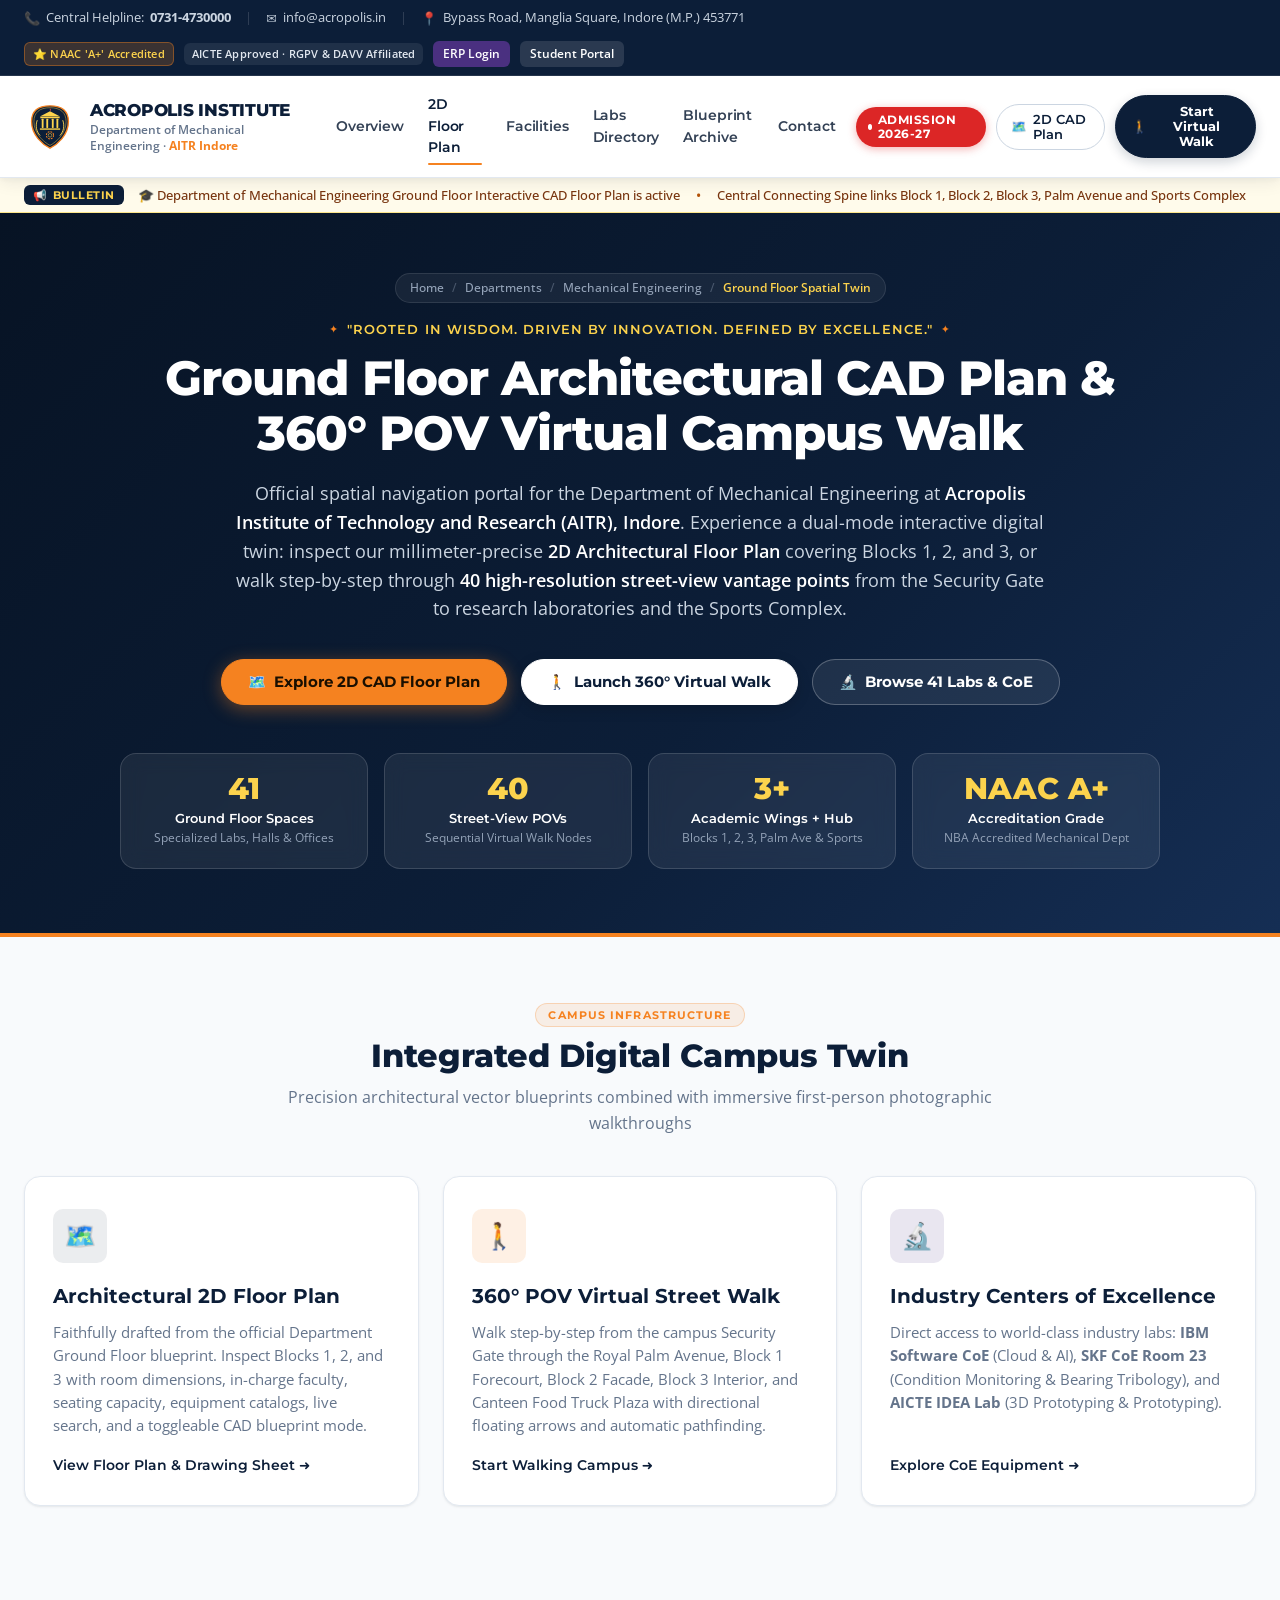
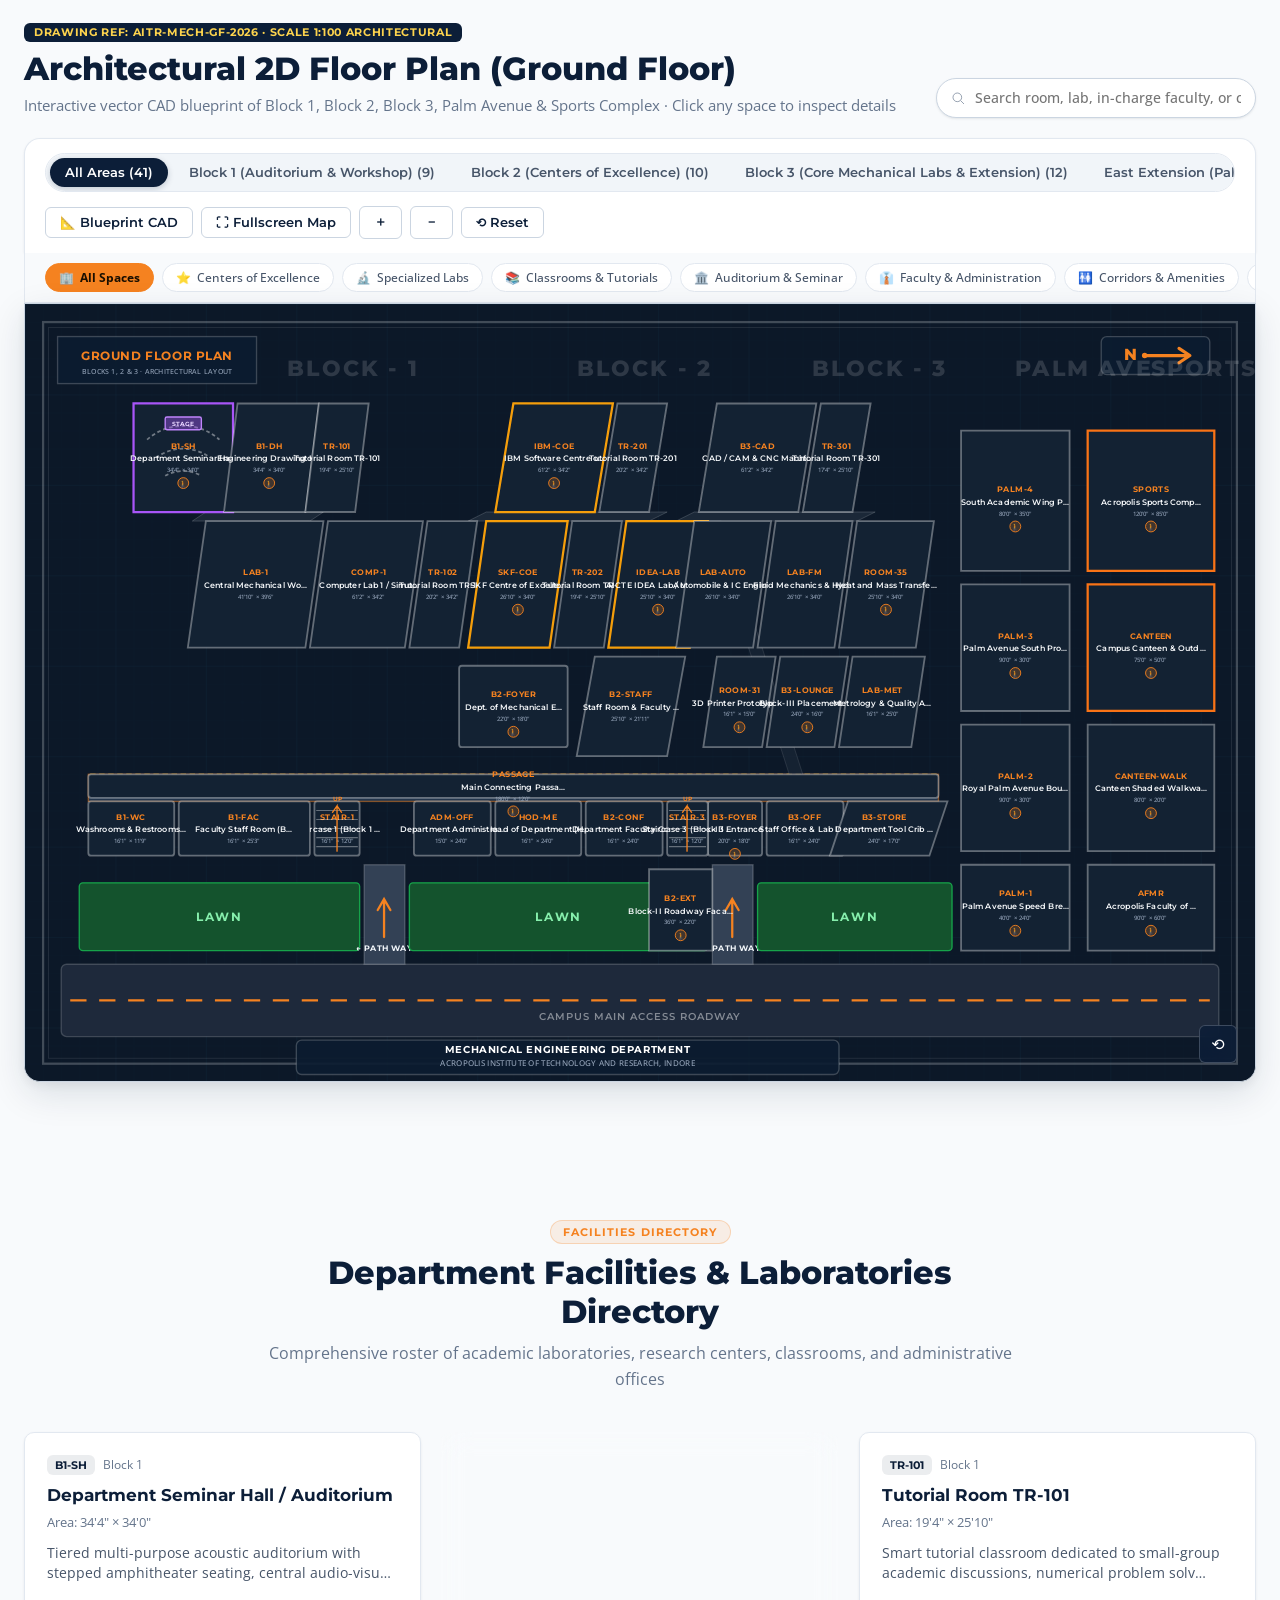
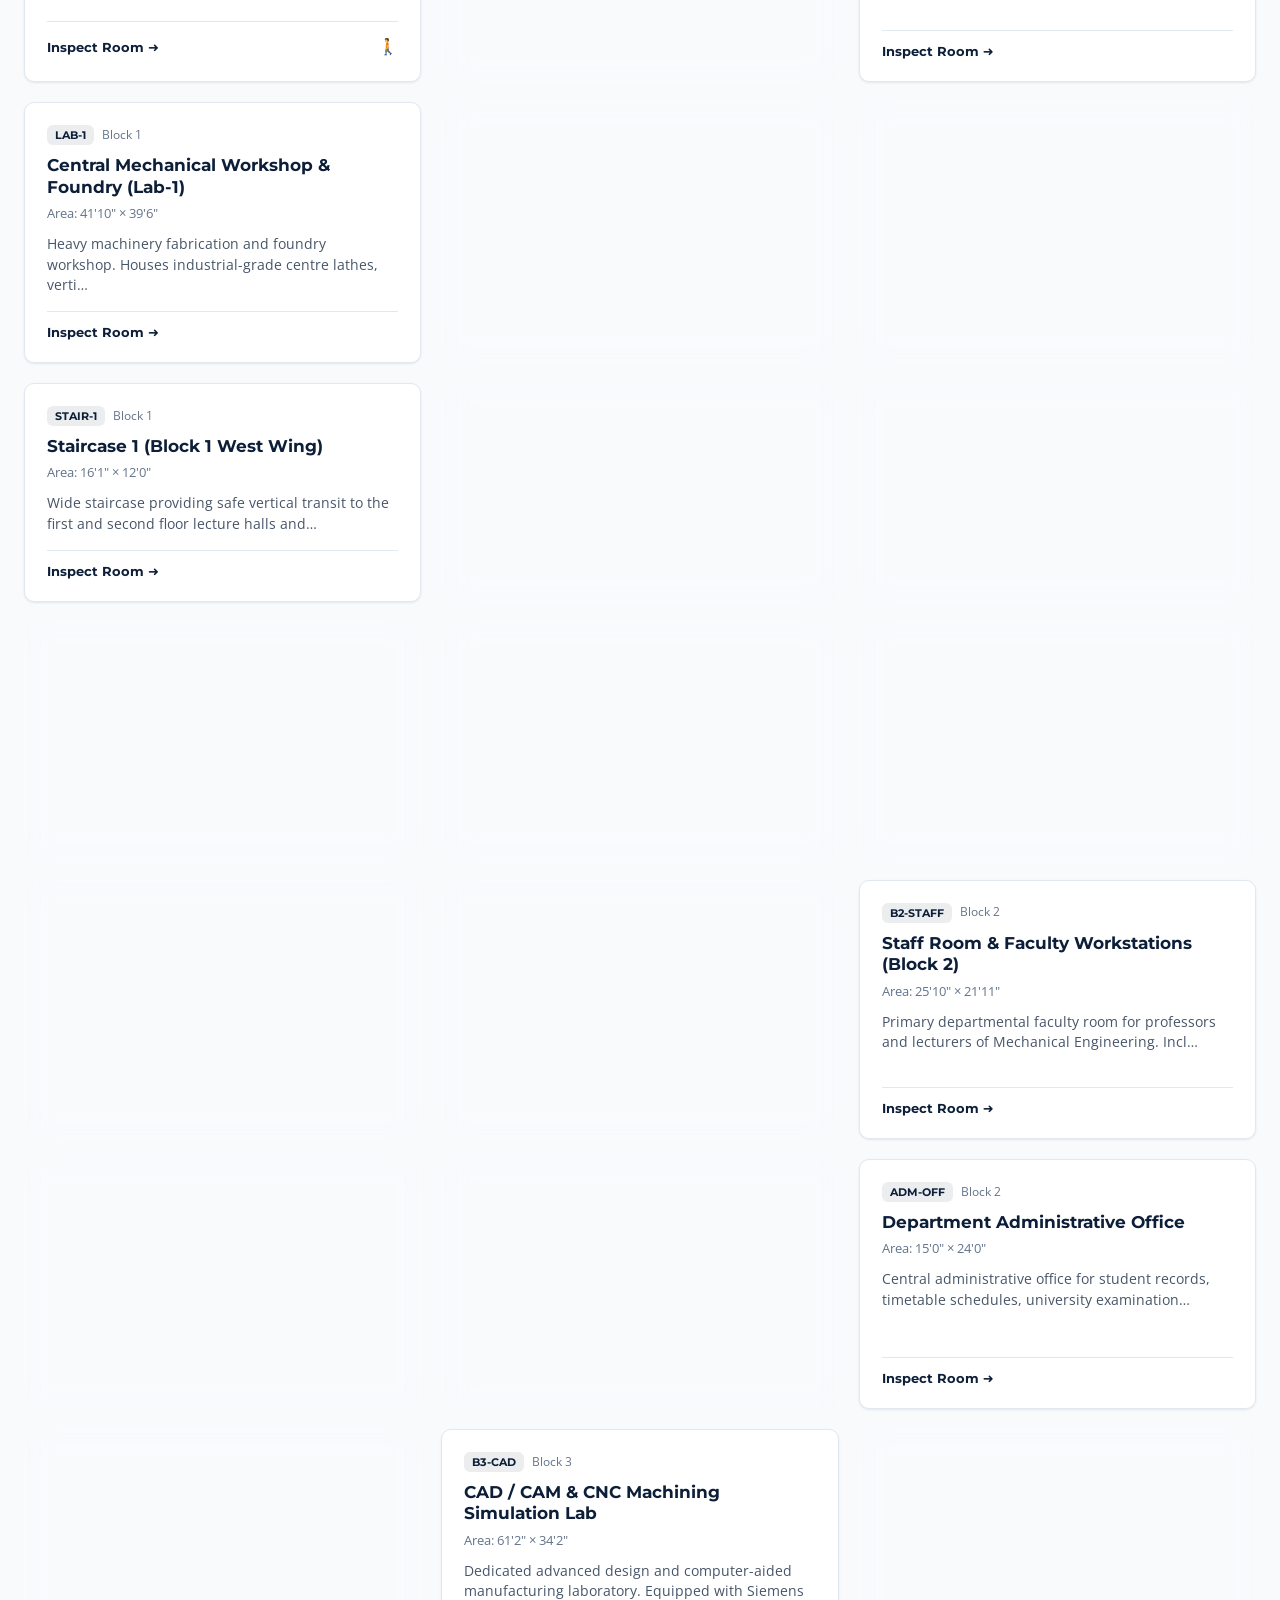
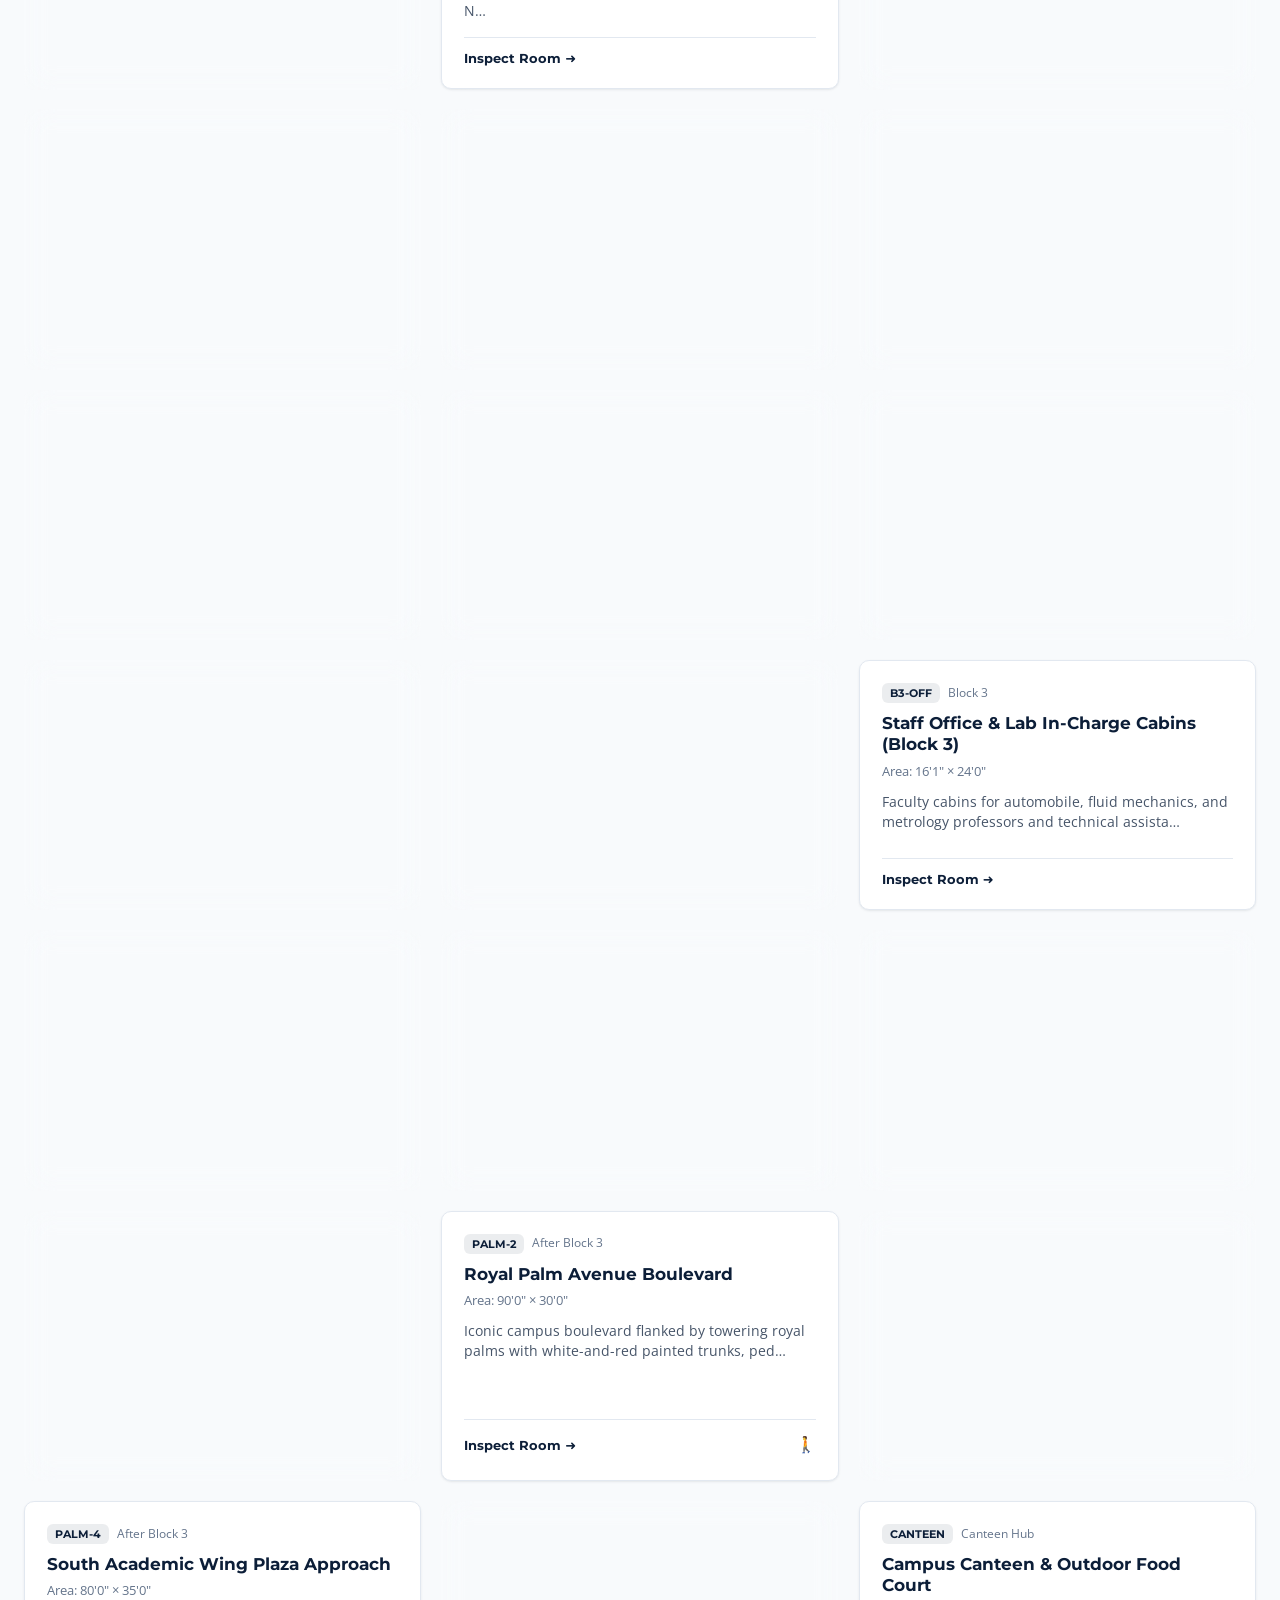
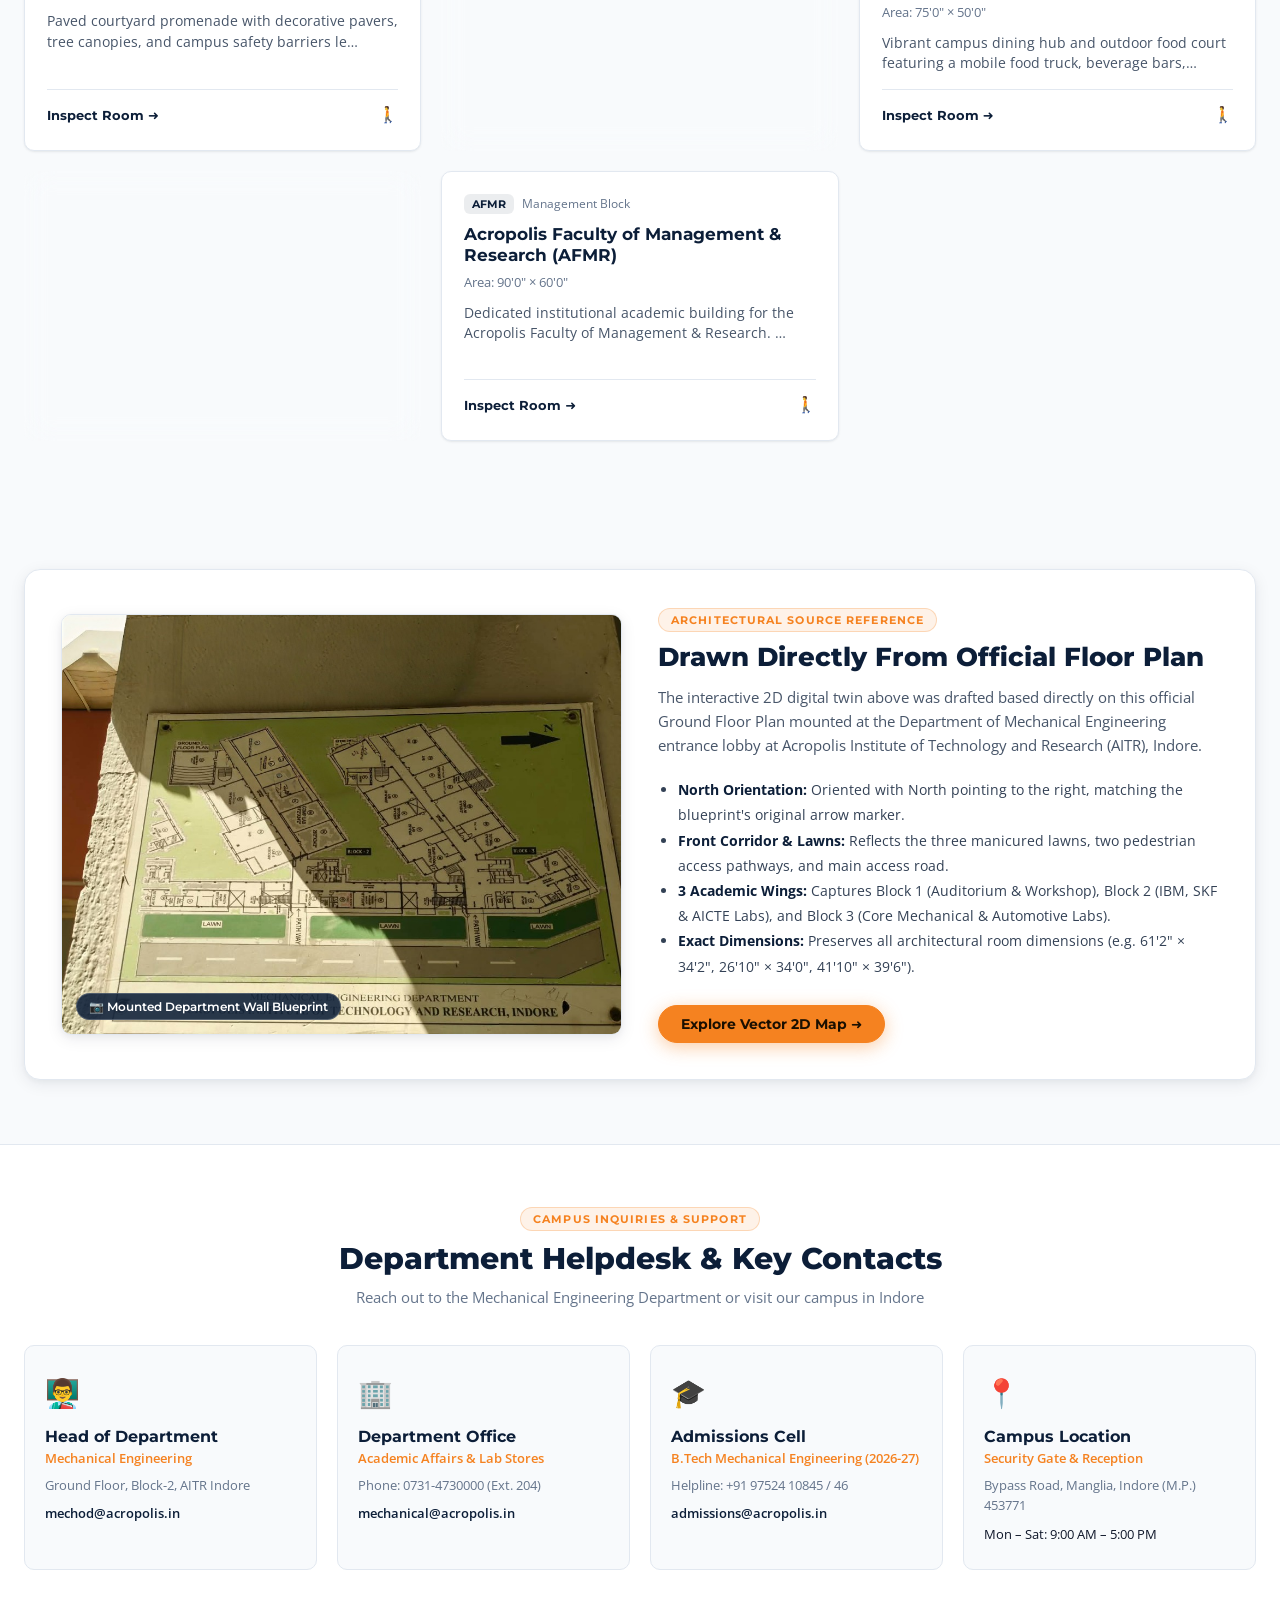
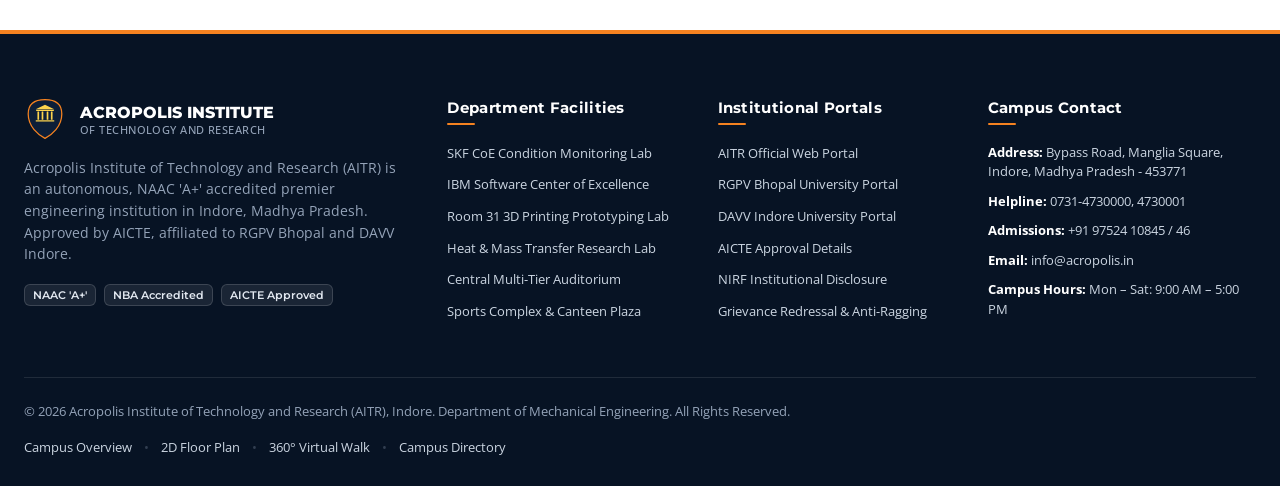
<file: index.html>
<!doctype html>
<html lang="en">
<head>
  <meta charset="utf-8">
  <title>Acropolis Campus Navigator</title>
  <meta http-equiv="refresh" content="0; url=campus-navigator/">
  <script>
    window.location.replace("campus-navigator/" + window.location.hash);
  </script>
</head>
<body style="background:#14202a;color:#f5f7f8;font-family:sans-serif;display:grid;place-content:center;height:100vh;margin:0;">
  <p>Loading Acropolis Campus Navigator… <a href="campus-navigator/" style="color:#ffc928;">Click here if not redirected automatically</a>.</p>
</body>
</html>
</file>
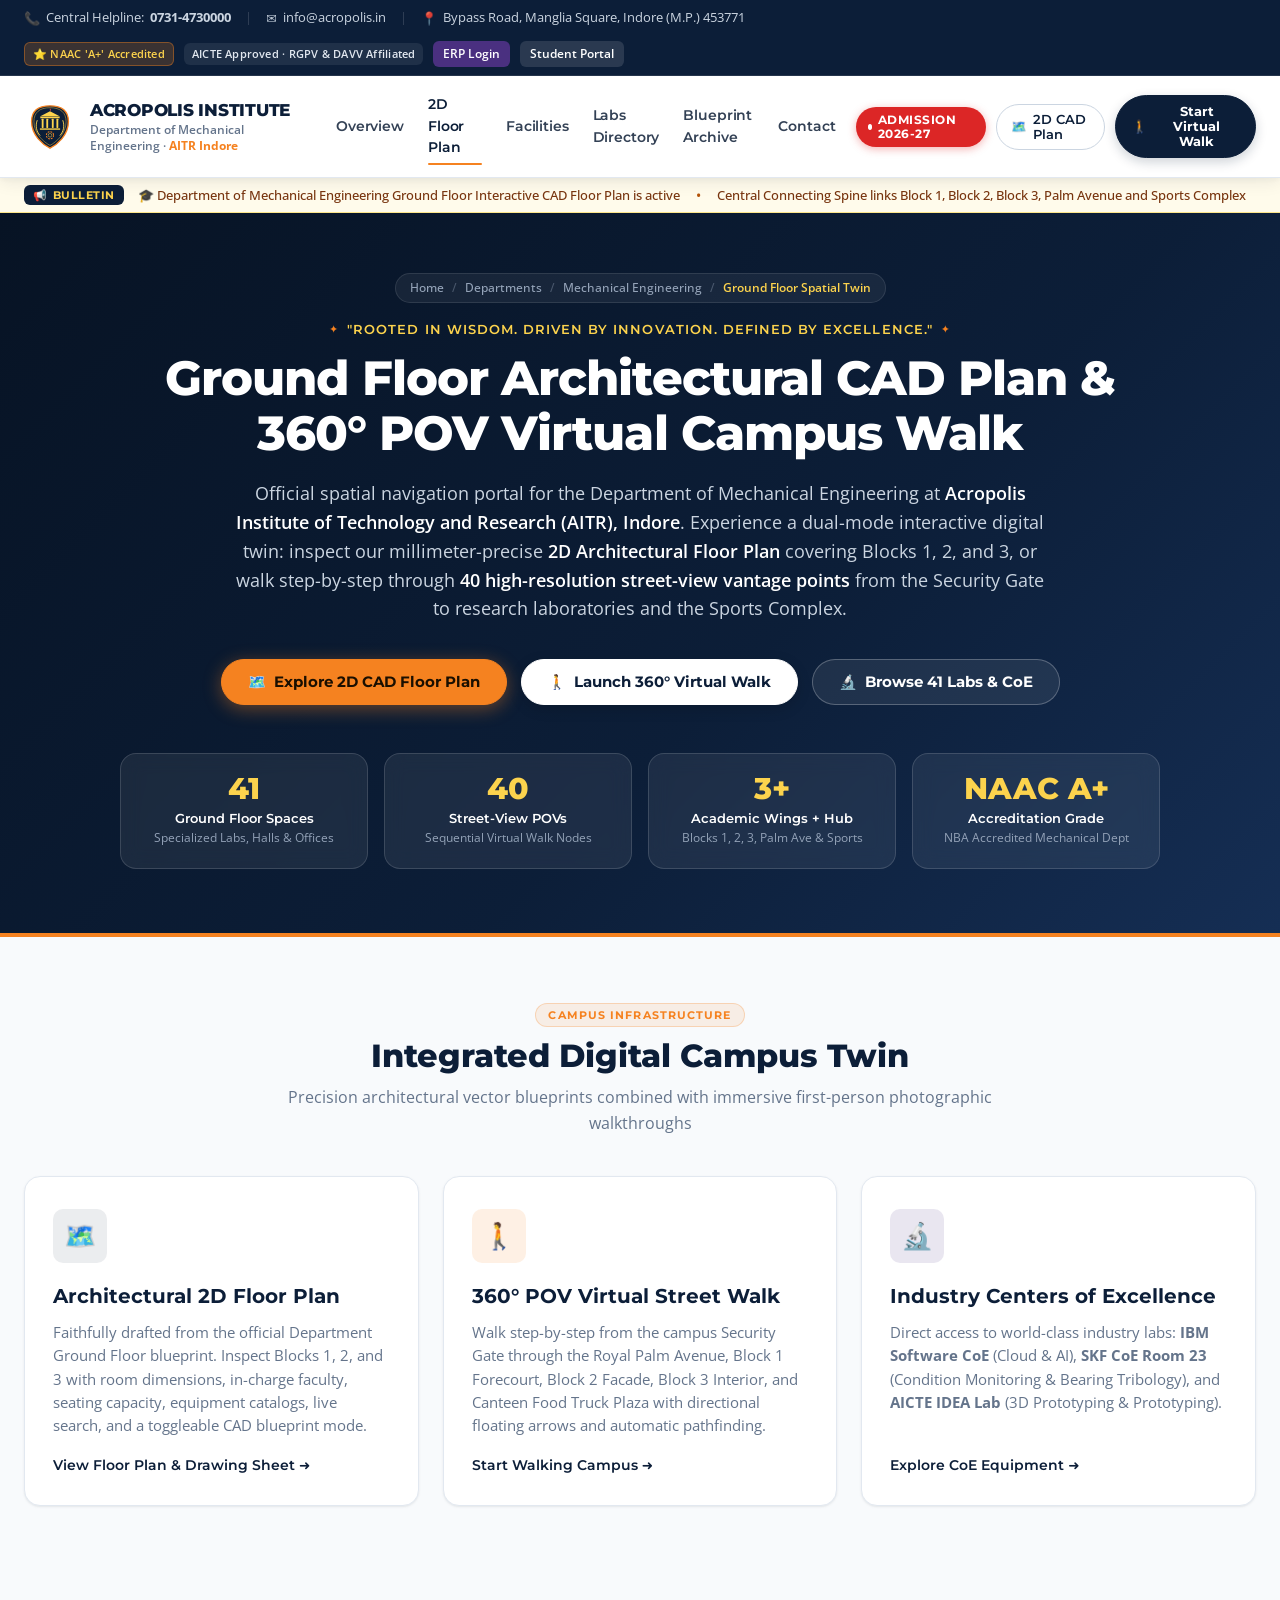
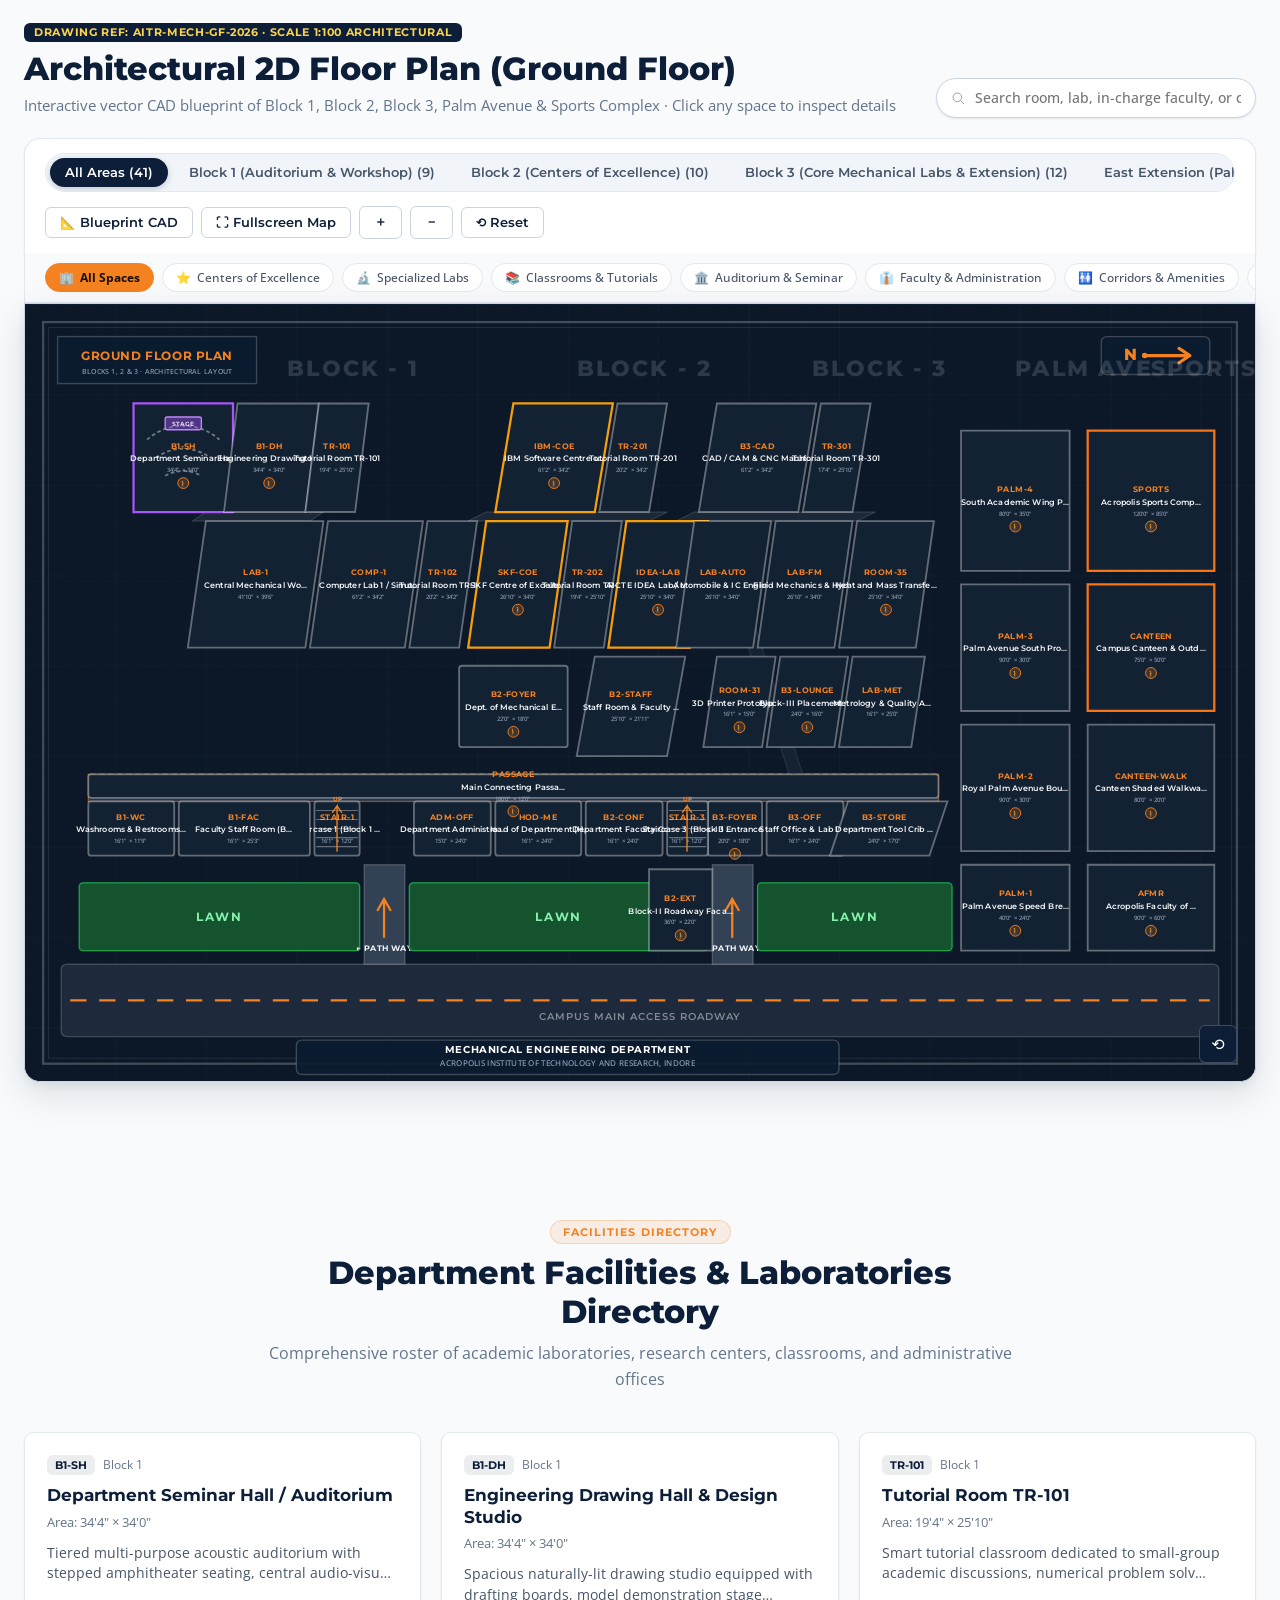
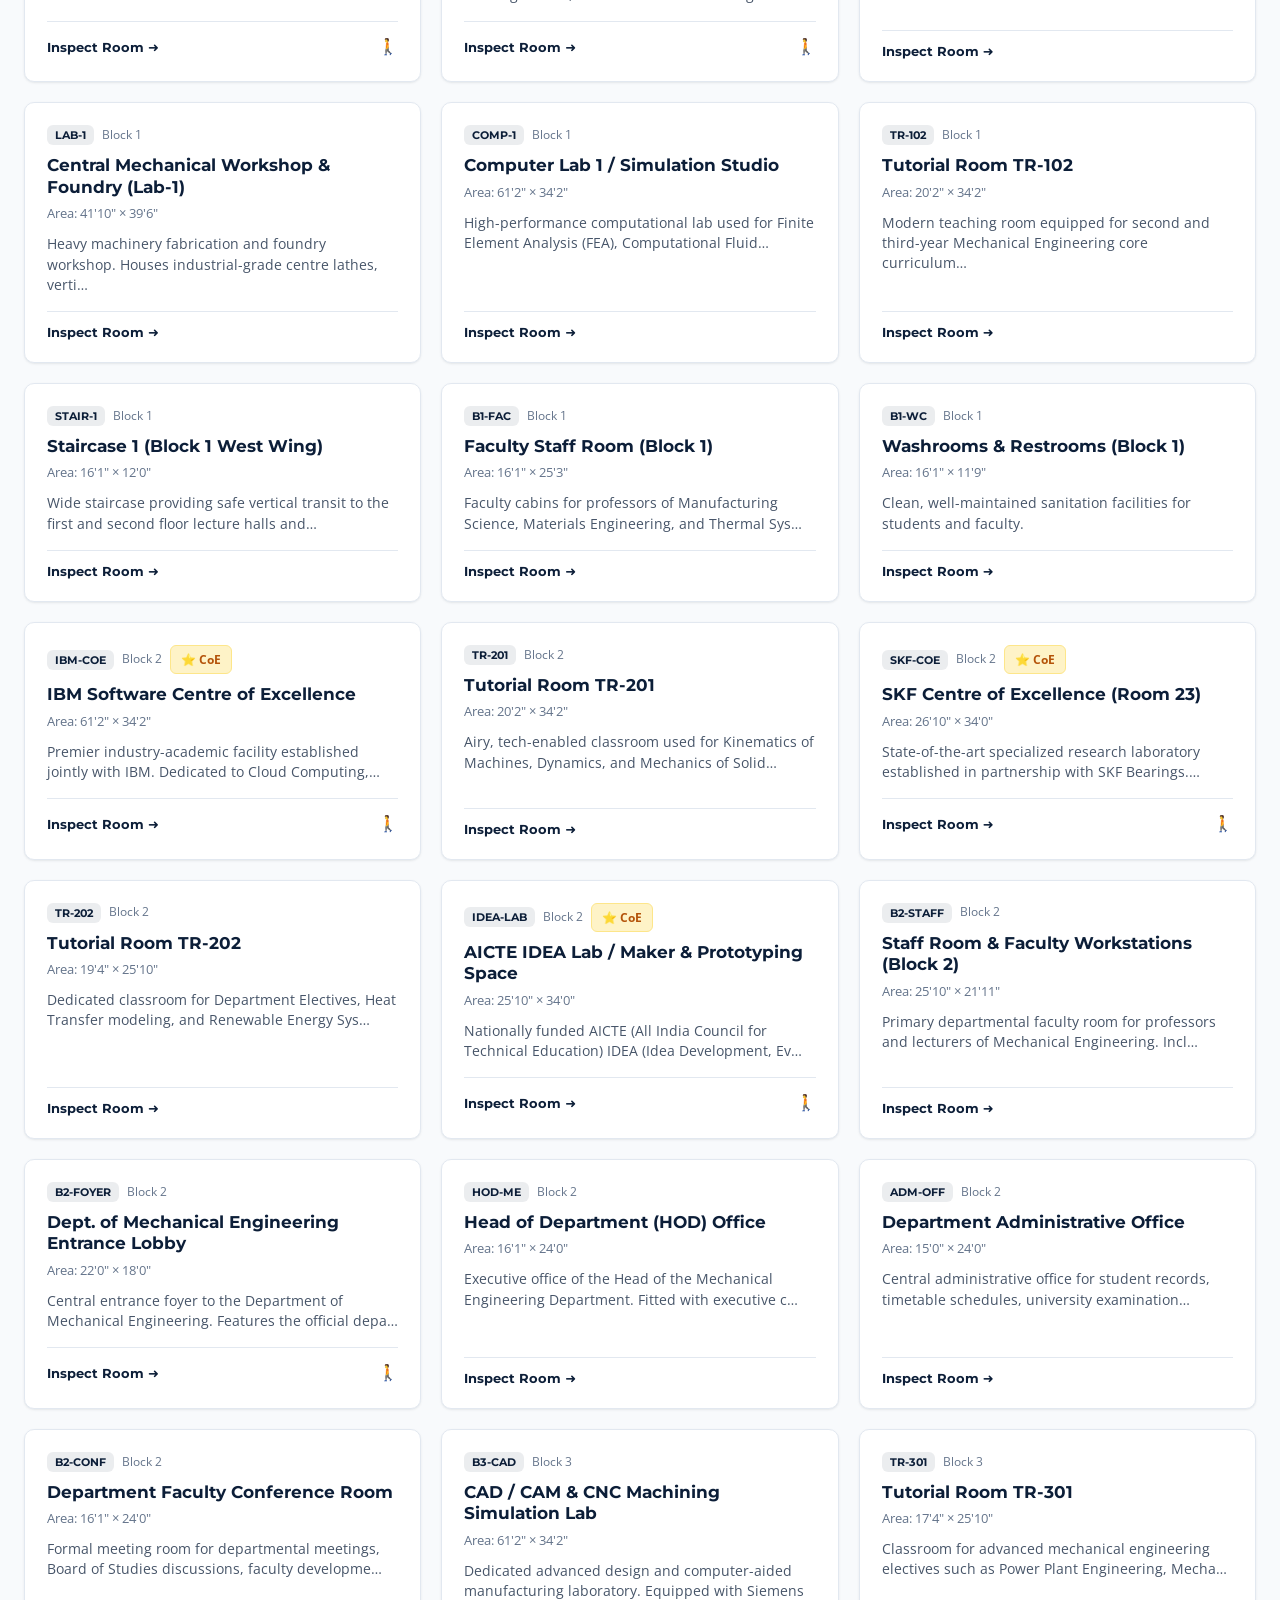
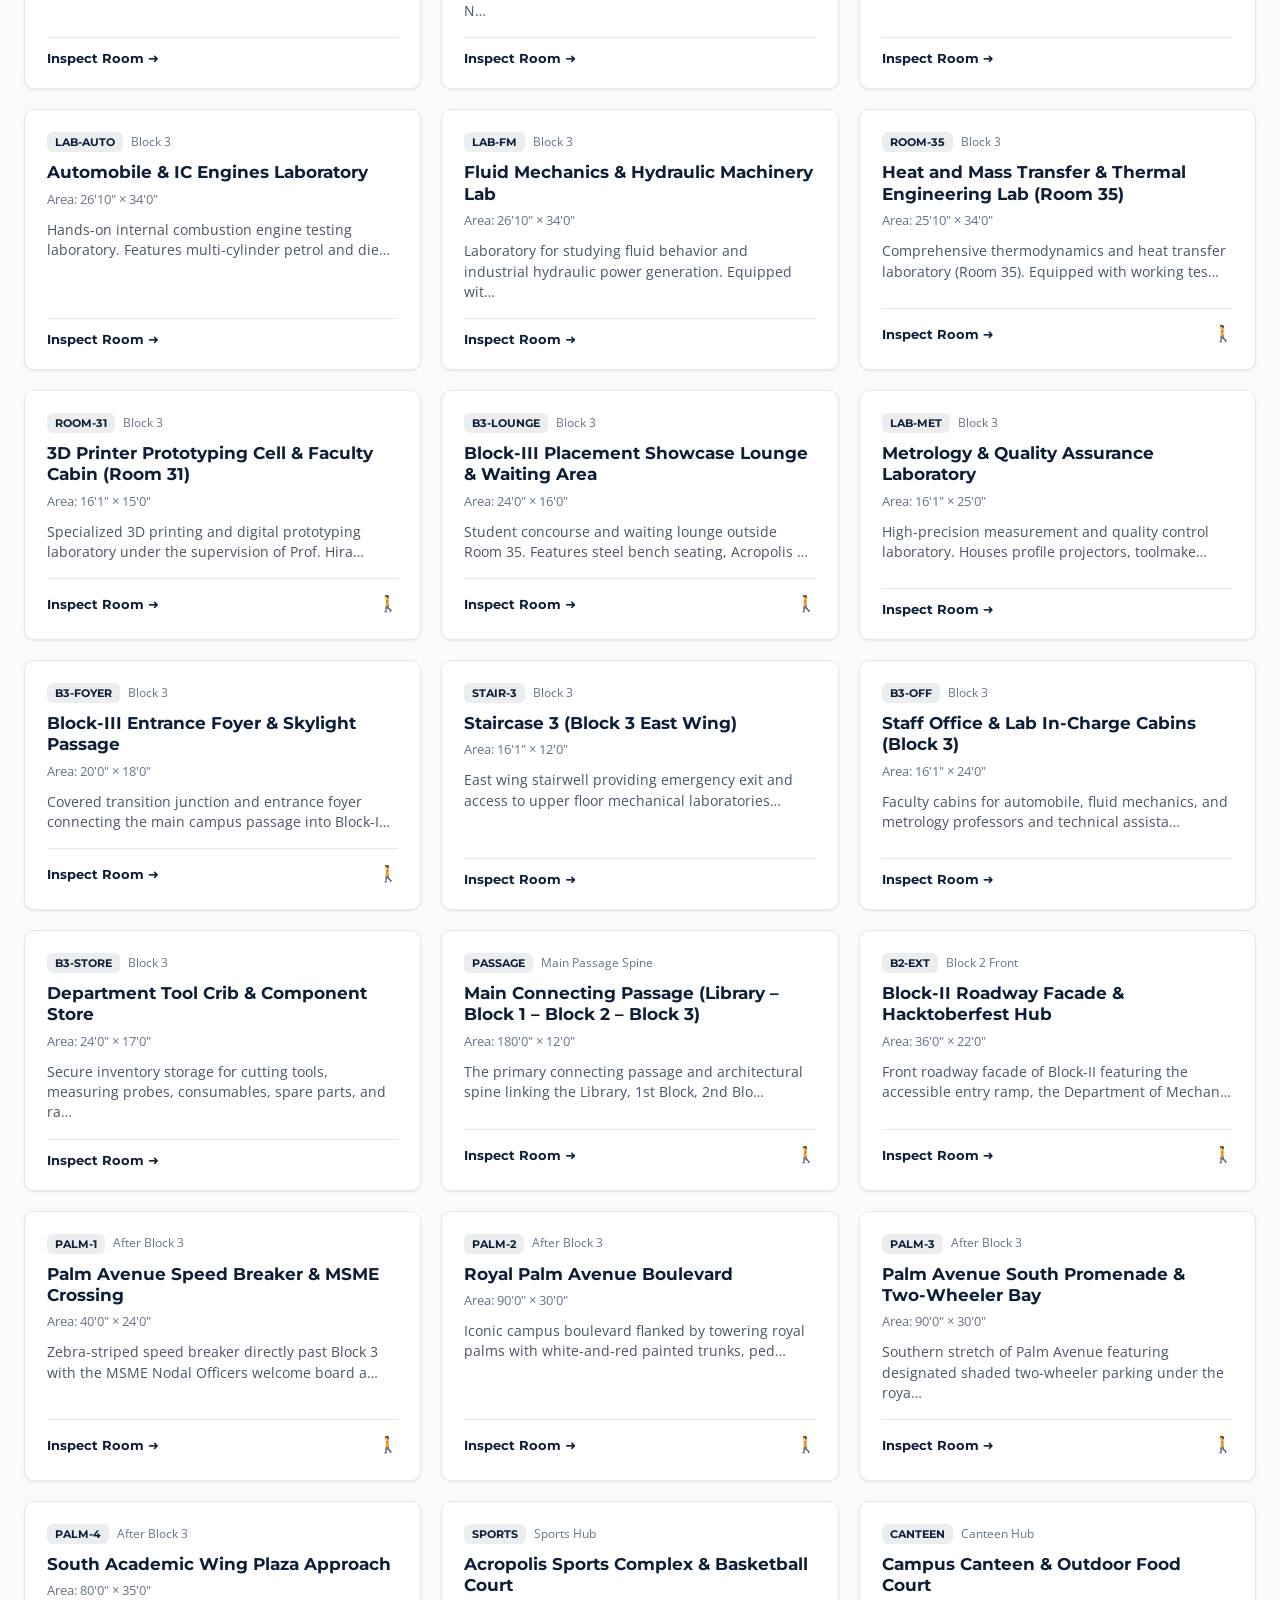
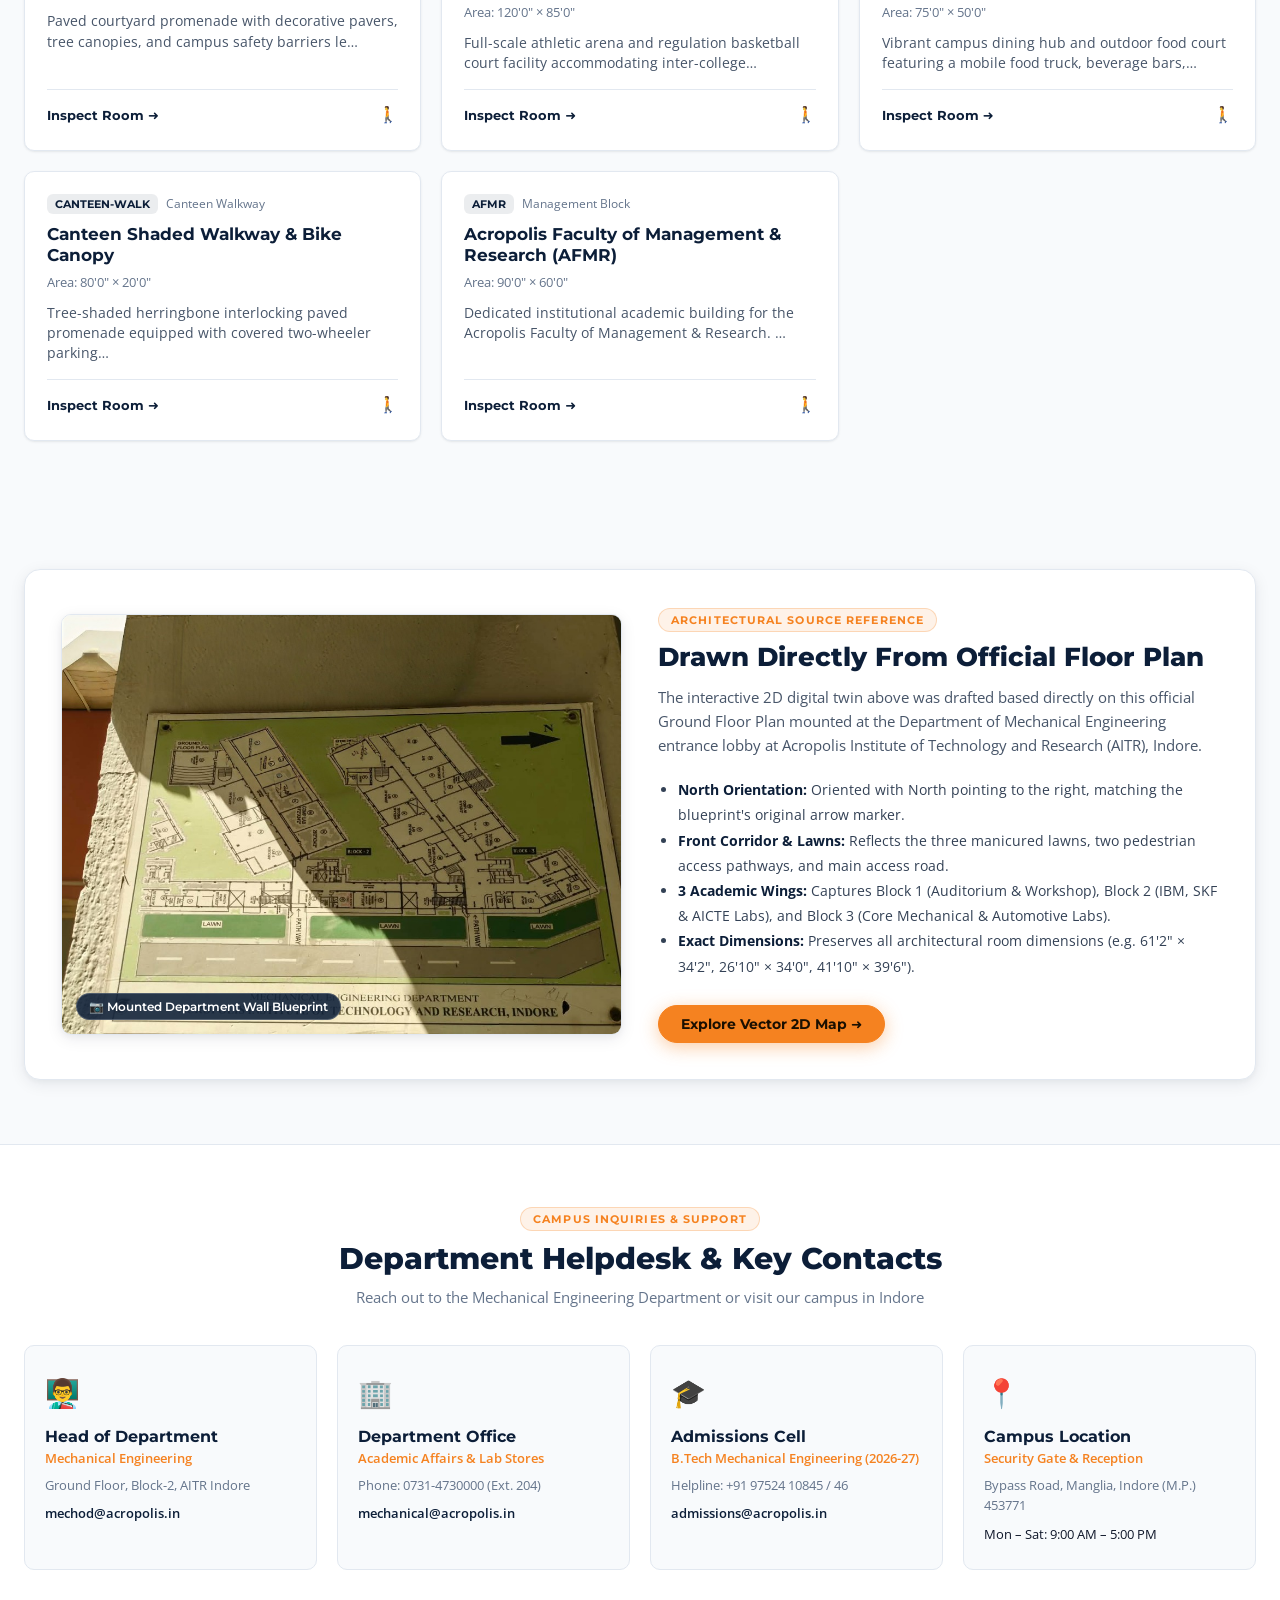
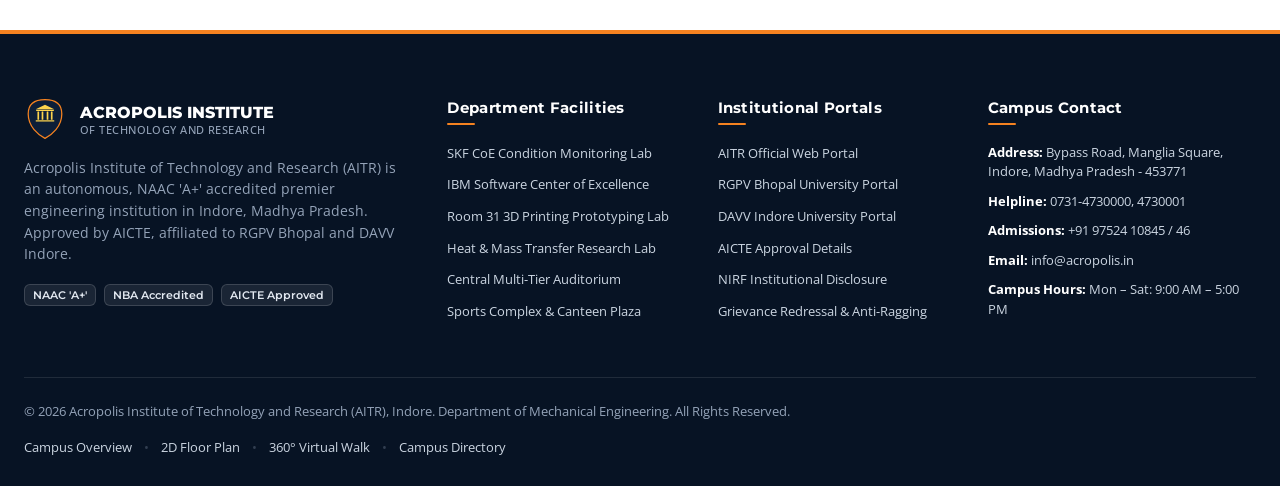
<file: campus-navigator/index.html>
<!doctype html>
<html lang="en">
<head>
  <meta charset="utf-8">
  <meta name="viewport" content="width=device-width, initial-scale=1, viewport-fit=cover">
  <title>Acropolis Institute of Technology and Research (AITR) · Campus Digital Twin & Virtual Walk</title>
  <meta name="description" content="Official Ground Floor Architectural CAD Floor Plan and 360° POV Virtual Campus Walk of the Department of Mechanical Engineering at Acropolis Institute of Technology and Research (AITR), Indore.">
  <meta name="theme-color" content="#0c1e38">
  <link rel="preconnect" href="https://fonts.googleapis.com">
  <link rel="preconnect" href="https://fonts.gstatic.com" crossorigin>
  <link href="https://fonts.googleapis.com/css2?family=Montserrat:wght@400;500;600;700;800;900&family=Open+Sans:ital,wght@0,400;0,500;0,600;0,700;1,400&display=swap" rel="stylesheet">
  <link rel="stylesheet" href="css/style.css">
  <link rel="stylesheet" href="css/map2d.css">
</head>
<body class="mode-landing">

  <!-- ======================================================================
       LANDING PAGE & 2D MAP VIEW (Default)
       ====================================================================== -->
  <div id="landing-wrapper">
    <!-- Ambient Grid Texture Background -->
    <div class="landing-ambient-glow" aria-hidden="true"></div>

    <!-- 1. TOP UTILITY BAR (Official AITR Portal Header) -->
    <div class="aitr-topbar">
      <div class="aitr-topbar-inner">
        <div class="aitr-topbar-left">
          <span class="topbar-item"><span class="topbar-icon">📞</span> Central Helpline: <strong>0731-4730000</strong></span>
          <span class="topbar-sep">|</span>
          <span class="topbar-item"><span class="topbar-icon">✉️</span> <a href="mailto:info@acropolis.in">info@acropolis.in</a></span>
          <span class="topbar-sep">|</span>
          <span class="topbar-item topbar-loc"><span class="topbar-icon">📍</span> Bypass Road, Manglia Square, Indore (M.P.) 453771</span>
        </div>
        <div class="aitr-topbar-right">
          <span class="topbar-badge naac-badge">⭐ NAAC 'A+' Accredited</span>
          <span class="topbar-badge aicte-badge">AICTE Approved · RGPV & DAVV Affiliated</span>
          <a href="https://aitr.ac.in" target="_blank" rel="noopener" class="topbar-link erp-btn">ERP Login</a>
          <a href="https://aitr.ac.in" target="_blank" rel="noopener" class="topbar-link student-btn">Student Portal</a>
        </div>
      </div>
    </div>

    <!-- 2. MAIN FLOATING ACADEMIC NAVBAR -->
    <header class="landing-nav">
      <div class="aitr-navbar-inner">
        <a href="#overview" class="landing-brand">
          <div class="brand-logo-icon">
            <!-- Official Acropolis Crest SVG -->
            <svg class="aitr-crest-svg" viewBox="0 0 100 100" width="46" height="46" aria-hidden="true">
              <path d="M50 4 C24 4 10 16 10 38 C10 68 34 88 50 96 C66 88 90 68 90 38 C90 16 76 4 50 4 Z" fill="#0c1e38" stroke="#f58220" stroke-width="3" />
              <path d="M50 8 C27 8 15 19 15 38 C15 65 37 83 50 90 C63 83 85 65 85 38 C85 19 73 8 50 8 Z" fill="none" stroke="#fcd34d" stroke-width="1.2" opacity="0.8" />
              <polygon points="50,16 28,27 72,27" fill="#fcd34d" />
              <rect x="29" y="28" width="42" height="3" fill="#fcd34d" />
              <rect x="32" y="32" width="4" height="20" rx="1" fill="#fcd34d" />
              <rect x="42" y="32" width="4" height="20" rx="1" fill="#fcd34d" />
              <rect x="54" y="32" width="4" height="20" rx="1" fill="#fcd34d" />
              <rect x="64" y="32" width="4" height="20" rx="1" fill="#fcd34d" />
              <rect x="28" y="53" width="44" height="3" fill="#fcd34d" />
              <g transform="translate(50, 68) scale(0.28)">
                <circle cx="0" cy="0" r="28" fill="none" stroke="#f58220" stroke-width="8" stroke-dasharray="14 8" />
                <circle cx="0" cy="0" r="14" fill="#0c1e38" stroke="#fcd34d" stroke-width="4" />
              </g>
              <path d="M22 36 C18 46 20 60 28 68" fill="none" stroke="#fcd34d" stroke-width="2" stroke-linecap="round" />
              <path d="M78 36 C82 46 80 60 72 68" fill="none" stroke="#fcd34d" stroke-width="2" stroke-linecap="round" />
              <path d="M50 9 C48 12 52 14 50 16 C53 14 52 11 50 9 Z" fill="#ef4444" />
            </svg>
          </div>
          <div class="brand-titles">
            <span class="brand-main">Acropolis Institute</span>
            <span class="brand-sub">Department of Mechanical Engineering · <strong>AITR Indore</strong></span>
          </div>
        </a>

        <nav class="nav-links" aria-label="Campus Portal Navigation">
          <a href="#overview" class="nav-link">Overview</a>
          <a href="#floorplan-explorer-section" class="nav-link active-nav">2D Floor Plan</a>
          <a href="#features-overview" class="nav-link">Facilities</a>
          <a href="#directory-section" class="nav-link">Labs Directory</a>
          <a href="#blueprint-compare" class="nav-link">Blueprint Archive</a>
          <a href="#contact-section" class="nav-link">Contact</a>
        </nav>

        <div class="nav-actions">
          <a href="https://aitr.ac.in" target="_blank" rel="noopener" class="admission-pill">
            <span class="pulse-dot"></span> ADMISSION 2026-27
          </a>
          <a href="#floorplan-explorer-section" class="btn-nav-2d" id="nav-btn-2dmap">
            <span>🗺️</span> 2D CAD Plan
          </a>
          <button class="btn-nav-walk" id="nav-btn-start-walk">
            <span>🚶</span> Start Virtual Walk
          </button>
        </div>
      </div>
    </header>

    <!-- 3. UNIVERSITY ANNOUNCEMENT TICKER -->
    <div class="aitr-notice-ticker">
      <div class="ticker-inner">
        <div class="ticker-badge">
          <span class="ticker-icon">📢</span> BULLETIN
        </div>
        <div class="ticker-content">
          <div class="ticker-track">
            <span>🎓 Department of Mechanical Engineering Ground Floor Interactive CAD Floor Plan is active</span>
            <span class="ticker-dot">•</span>
            <span>Central Connecting Spine links Block 1, Block 2, Block 3, Palm Avenue and Sports Complex</span>
            <span class="ticker-dot">•</span>
            <span>41 Verified Spaces Catalogued across 3 Blocks & Amenities</span>
            <span class="ticker-dot">•</span>
            <span>40 Sequential First-Person Street View POV nodes available</span>
            <span class="ticker-dot">•</span>
            <span>⭐ NAAC 'A+' Accredited Autonomous Engineering Campus · NBA Accredited Programs</span>
            <span class="ticker-dot">•</span>
            <span>🔬 Industry Centers of Excellence: SKF Condition Monitoring, IBM Cloud & AI, AICTE IDEA Lab</span>
          </div>
        </div>
      </div>
    </div>

    <!-- 4. MAIN ACADEMIC HERO BANNER -->
    <main>
      <section class="landing-hero" id="overview">
        <div class="hero-container">
          <!-- Institutional Breadcrumb -->
          <div class="hero-breadcrumb">
            <span>Home</span> <span class="sep">/</span> 
            <span>Departments</span> <span class="sep">/</span> 
            <span>Mechanical Engineering</span> <span class="sep">/</span> 
            <span class="current">Ground Floor Spatial Twin</span>
          </div>

          <!-- Official College Motto -->
          <div class="hero-college-motto">
            <span class="motto-star">✦</span> "Rooted in Wisdom. Driven by Innovation. Defined by Excellence." <span class="motto-star">✦</span>
          </div>

          <h1 class="hero-headline">
            Ground Floor Architectural CAD Plan & 360° POV Virtual Campus Walk
          </h1>

          <p class="hero-subhead">
            Official spatial navigation portal for the Department of Mechanical Engineering at 
            <strong>Acropolis Institute of Technology and Research (AITR), Indore</strong>. 
            Experience a dual-mode interactive digital twin: inspect our millimeter-precise 
            <strong>2D Architectural Floor Plan</strong> covering Blocks 1, 2, and 3, or walk step-by-step 
            through <strong>40 high-resolution street-view vantage points</strong> from the Security Gate to research laboratories and the Sports Complex.
          </p>

          <div class="hero-actions">
            <a href="#floorplan-explorer-section" class="btn-hero primary">
              <span>🗺️</span> Explore 2D CAD Floor Plan
            </a>
            <button class="btn-hero secondary" id="hero-btn-walk">
              <span>🚶</span> Launch 360° Virtual Walk
            </button>
            <a href="#directory-section" class="btn-hero outline">
              <span>🔬</span> Browse 41 Labs & CoE
            </a>
          </div>

          <!-- Official Institutional Stats -->
          <div class="hero-stats-grid">
            <div class="stat-card">
              <div class="stat-number">41</div>
              <div class="stat-label">Ground Floor Spaces</div>
              <div class="stat-sub">Specialized Labs, Halls & Offices</div>
            </div>
            <div class="stat-card">
              <div class="stat-number">40</div>
              <div class="stat-label">Street-View POVs</div>
              <div class="stat-sub">Sequential Virtual Walk Nodes</div>
            </div>
            <div class="stat-card">
              <div class="stat-number">3+</div>
              <div class="stat-label">Academic Wings + Hub</div>
              <div class="stat-sub">Blocks 1, 2, 3, Palm Ave & Sports</div>
            </div>
            <div class="stat-card">
              <div class="stat-number">NAAC A+</div>
              <div class="stat-label">Accreditation Grade</div>
              <div class="stat-sub">NBA Accredited Mechanical Dept</div>
            </div>
          </div>
        </div>
      </section>

      <!-- 5. FEATURES OVERVIEW SECTION -->
      <section class="features-section" id="features-overview">
        <div class="features-header">
          <span class="section-tag-badge">CAMPUS INFRASTRUCTURE</span>
          <h2>Integrated Digital Campus Twin</h2>
          <p>Precision architectural vector blueprints combined with immersive first-person photographic walkthroughs</p>
        </div>

        <div class="features-grid">
          <div class="feature-card">
            <div class="feature-icon-box">🗺️</div>
            <h3>Architectural 2D Floor Plan</h3>
            <p>
              Faithfully drafted from the official Department Ground Floor blueprint. 
              Inspect Blocks 1, 2, and 3 with room dimensions, in-charge faculty, seating capacity, 
              equipment catalogs, live search, and a toggleable CAD blueprint mode.
            </p>
            <a href="#floorplan-explorer-section" class="card-link">View Floor Plan & Drawing Sheet ➜</a>
          </div>

          <div class="feature-card">
            <div class="feature-icon-box">🚶</div>
            <h3>360° POV Virtual Street Walk</h3>
            <p>
              Walk step-by-step from the campus Security Gate through the Royal Palm Avenue, 
              Block 1 Forecourt, Block 2 Facade, Block 3 Interior, and Canteen Food Truck Plaza 
              with directional floating arrows and automatic pathfinding.
            </p>
            <a href="#" onclick="CampusWalk.switchMode('walk'); return false;" class="card-link">Start Walking Campus ➜</a>
          </div>

          <div class="feature-card">
            <div class="feature-icon-box">🔬</div>
            <h3>Industry Centers of Excellence</h3>
            <p>
              Direct access to world-class industry labs: <strong>IBM Software CoE</strong> (Cloud & AI), 
              <strong>SKF CoE Room 23</strong> (Condition Monitoring & Bearing Tribology), and 
              <strong>AICTE IDEA Lab</strong> (3D Prototyping & Prototyping).
            </p>
            <a href="#directory-section" class="card-link">Explore CoE Equipment ➜</a>
          </div>
        </div>
      </section>

      <!-- 6. 2D FLOOR PLAN EXPLORER SECTION -->
      <section class="floorplan-explorer-section" id="floorplan-explorer-section">
        <div class="section-header-row">
          <div class="section-titles">
            <span class="drawing-meta-badge">DRAWING REF: AITR-MECH-GF-2026 · SCALE 1:100 ARCHITECTURAL</span>
            <h2>Architectural 2D Floor Plan (Ground Floor)</h2>
            <p>Interactive vector CAD blueprint of Block 1, Block 2, Block 3, Palm Avenue & Sports Complex · Click any space to inspect details</p>
          </div>

          <!-- Live Room Search -->
          <div class="map2d-search-box">
            <svg class="search-icon-svg" viewBox="0 0 24 24"><circle cx="11" cy="11" r="6.5"/><path d="M16 16l5 5"/></svg>
            <input type="text" id="map2d-search-input" placeholder="Search room, lab, in-charge faculty, or code (e.g. SKF, Room 31, Canteen)..." autocomplete="off">
            <div class="map2d-search-results" id="map2d-search-results" hidden></div>
          </div>
        </div>

        <!-- Toolbar: Block Tabs, Actions & Theme Toggle -->
        <div class="map2d-toolbar-top">
          <!-- Block Switcher Tabs -->
          <div class="block-tabs-bar" id="block-tabs-bar" role="tablist">
            <!-- Rendered by map2d.js -->
          </div>

          <!-- Map Tools & View Controls -->
          <div class="map-actions-group">
            <button class="map-tool-btn" id="map-theme-toggle" title="Toggle Blueprint CAD view">📐 Blueprint CAD</button>
            <button class="map-tool-btn" id="map-fullscreen-toggle" title="Toggle Fullscreen">⛶ Fullscreen Map</button>
            <button class="map-tool-btn" id="map-zoom-in" title="Zoom In">＋</button>
            <button class="map-tool-btn" id="map-zoom-out" title="Zoom Out">－</button>
            <button class="map-tool-btn" id="map-zoom-reset" title="Reset View">⟲ Reset</button>
          </div>
        </div>

        <!-- Category Filter Chips -->
        <div class="category-filter-bar" id="category-filter-bar">
          <!-- Rendered by map2d.js -->
        </div>

        <!-- SVG Map Container Card -->
        <div class="map2d-canvas-card" id="map2d-container">
          <div id="map2d-svg-wrap">
            <!-- Dynamic SVG injected by map2d.js -->
          </div>

          <!-- Floating Zoom Controls -->
          <div class="map-floating-hud">
            <button class="hud-zoom-btn" onclick="Campus2DMap.focusBlock('all')" title="Reset Map View">⟲</button>
          </div>
        </div>
      </section>

      <!-- 7. DEPARTMENT FACILITIES & LABS DIRECTORY -->
      <section class="directory-section" id="directory-section">
        <div class="features-header">
          <span class="section-tag-badge">FACILITIES DIRECTORY</span>
          <h2>Department Facilities & Laboratories Directory</h2>
          <p>Comprehensive roster of academic laboratories, research centers, classrooms, and administrative offices</p>
        </div>

        <div class="rooms-directory-grid" id="rooms-directory-grid">
          <!-- Rendered by map2d.js -->
        </div>
      </section>

      <!-- 8. BLUEPRINT PHOTO REFERENCE SECTION -->
      <section class="blueprint-reference-section" id="blueprint-compare">
        <div class="blueprint-compare-card">
          <div class="compare-photo-wrap">
            <img src="photos/floor-plan.jpg" alt="Mechanical Engineering Department Ground Floor Plan at AITR Indore" loading="lazy">
            <span class="compare-photo-badge">📷 Mounted Department Wall Blueprint</span>
          </div>
          <div class="compare-info">
            <span class="section-tag-badge">ARCHITECTURAL SOURCE REFERENCE</span>
            <h3>Drawn Directly From Official Floor Plan</h3>
            <p>
              The interactive 2D digital twin above was drafted based directly on this official Ground Floor Plan 
              mounted at the Department of Mechanical Engineering entrance lobby at Acropolis Institute of Technology and Research (AITR), Indore.
            </p>
            <ul class="compare-features-list">
              <li><strong>North Orientation:</strong> Oriented with North pointing to the right, matching the blueprint's original arrow marker.</li>
              <li><strong>Front Corridor & Lawns:</strong> Reflects the three manicured lawns, two pedestrian access pathways, and main access road.</li>
              <li><strong>3 Academic Wings:</strong> Captures Block 1 (Auditorium & Workshop), Block 2 (IBM, SKF & AICTE Labs), and Block 3 (Core Mechanical & Automotive Labs).</li>
              <li><strong>Exact Dimensions:</strong> Preserves all architectural room dimensions (e.g. 61'2" × 34'2", 26'10" × 34'0", 41'10" × 39'6").</li>
            </ul>
            <a href="#floorplan-explorer-section" class="btn-hero primary" style="padding:10px 22px; font-size:13.5px;">
              Explore Vector 2D Map ➜
            </a>
          </div>
        </div>
      </section>

      <!-- 9. DEPARTMENT CONTACT & HELPDESK SECTION -->
      <section class="aitr-contact-section" id="contact-section">
        <div class="contact-container">
          <div class="contact-header">
            <span class="section-tag-badge">CAMPUS INQUIRIES & SUPPORT</span>
            <h2>Department Helpdesk & Key Contacts</h2>
            <p>Reach out to the Mechanical Engineering Department or visit our campus in Indore</p>
          </div>

          <div class="contact-grid">
            <div class="contact-card">
              <div class="contact-icon">👨‍🏫</div>
              <h4>Head of Department</h4>
              <p class="contact-role">Mechanical Engineering</p>
              <p class="contact-detail">Ground Floor, Block-2, AITR Indore</p>
              <p class="contact-link"><a href="mailto:mechod@acropolis.in">mechod@acropolis.in</a></p>
            </div>
            <div class="contact-card">
              <div class="contact-icon">🏢</div>
              <h4>Department Office</h4>
              <p class="contact-role">Academic Affairs & Lab Stores</p>
              <p class="contact-detail">Phone: 0731-4730000 (Ext. 204)</p>
              <p class="contact-link"><a href="mailto:mechanical@acropolis.in">mechanical@acropolis.in</a></p>
            </div>
            <div class="contact-card">
              <div class="contact-icon">🎓</div>
              <h4>Admissions Cell</h4>
              <p class="contact-role">B.Tech Mechanical Engineering (2026-27)</p>
              <p class="contact-detail">Helpline: +91 97524 10845 / 46</p>
              <p class="contact-link"><a href="mailto:admissions@acropolis.in">admissions@acropolis.in</a></p>
            </div>
            <div class="contact-card">
              <div class="contact-icon">📍</div>
              <h4>Campus Location</h4>
              <p class="contact-role">Security Gate & Reception</p>
              <p class="contact-detail">Bypass Road, Manglia, Indore (M.P.) 453771</p>
              <p class="contact-link">Mon – Sat: 9:00 AM – 5:00 PM</p>
            </div>
          </div>
        </div>
      </section>
    </main>

    <!-- 10. OFFICIAL 4-COLUMN ACROPOLIS FOOTER -->
    <footer class="aitr-portal-footer">
      <div class="footer-container">
        <div class="footer-grid">
          <!-- Col 1: College Info -->
          <div class="footer-col brand-col">
            <div class="footer-brand">
              <div class="footer-crest-wrap">
                <svg viewBox="0 0 100 100" width="42" height="42" aria-hidden="true">
                  <path d="M50 4 C24 4 10 16 10 38 C10 68 34 88 50 96 C66 88 90 68 90 38 C90 16 76 4 50 4 Z" fill="#0c1e38" stroke="#f58220" stroke-width="3" />
                  <polygon points="50,16 28,27 72,27" fill="#fcd34d" />
                  <rect x="29" y="28" width="42" height="3" fill="#fcd34d" />
                  <rect x="32" y="32" width="4" height="20" rx="1" fill="#fcd34d" />
                  <rect x="42" y="32" width="4" height="20" rx="1" fill="#fcd34d" />
                  <rect x="54" y="32" width="4" height="20" rx="1" fill="#fcd34d" />
                  <rect x="64" y="32" width="4" height="20" rx="1" fill="#fcd34d" />
                  <rect x="28" y="53" width="44" height="3" fill="#fcd34d" />
                </svg>
              </div>
              <div class="footer-brand-title">
                <strong>ACROPOLIS INSTITUTE</strong>
                <span>OF TECHNOLOGY AND RESEARCH</span>
              </div>
            </div>
            <p class="footer-bio">
              Acropolis Institute of Technology and Research (AITR) is an autonomous, NAAC 'A+' accredited premier engineering institution in Indore, Madhya Pradesh. Approved by AICTE, affiliated to RGPV Bhopal and DAVV Indore.
            </p>
            <div class="footer-acc-badges">
              <span class="acc-pill">NAAC 'A+'</span>
              <span class="acc-pill">NBA Accredited</span>
              <span class="acc-pill">AICTE Approved</span>
            </div>
          </div>

          <!-- Col 2: Labs & CoE -->
          <div class="footer-col">
            <h4 class="footer-heading">Department Facilities</h4>
            <ul class="footer-links-list">
              <li><a href="#floorplan-explorer-section">SKF CoE Condition Monitoring Lab</a></li>
              <li><a href="#floorplan-explorer-section">IBM Software Center of Excellence</a></li>
              <li><a href="#floorplan-explorer-section">Room 31 3D Printing Prototyping Lab</a></li>
              <li><a href="#floorplan-explorer-section">Heat & Mass Transfer Research Lab</a></li>
              <li><a href="#floorplan-explorer-section">Central Multi-Tier Auditorium</a></li>
              <li><a href="#floorplan-explorer-section">Sports Complex & Canteen Plaza</a></li>
            </ul>
          </div>

          <!-- Col 3: Academic Links -->
          <div class="footer-col">
            <h4 class="footer-heading">Institutional Portals</h4>
            <ul class="footer-links-list">
              <li><a href="https://aitr.ac.in" target="_blank" rel="noopener">AITR Official Web Portal</a></li>
              <li><a href="https://rgpv.ac.in" target="_blank" rel="noopener">RGPV Bhopal University Portal</a></li>
              <li><a href="https://dauniv.ac.in" target="_blank" rel="noopener">DAVV Indore University Portal</a></li>
              <li><a href="https://aicte-india.org" target="_blank" rel="noopener">AICTE Approval Details</a></li>
              <li><a href="https://aitr.ac.in" target="_blank" rel="noopener">NIRF Institutional Disclosure</a></li>
              <li><a href="https://aitr.ac.in" target="_blank" rel="noopener">Grievance Redressal & Anti-Ragging</a></li>
            </ul>
          </div>

          <!-- Col 4: Campus Contact -->
          <div class="footer-col">
            <h4 class="footer-heading">Campus Contact</h4>
            <div class="footer-contact-info">
              <p><strong>Address:</strong> Bypass Road, Manglia Square, Indore, Madhya Pradesh - 453771</p>
              <p><strong>Helpline:</strong> 0731-4730000, 4730001</p>
              <p><strong>Admissions:</strong> +91 97524 10845 / 46</p>
              <p><strong>Email:</strong> info@acropolis.in</p>
              <p><strong>Campus Hours:</strong> Mon – Sat: 9:00 AM – 5:00 PM</p>
            </div>
          </div>
        </div>

        <!-- Bottom Copyright Bar -->
        <div class="footer-bottom-bar">
          <div class="copyright-text">
            © 2026 Acropolis Institute of Technology and Research (AITR), Indore. Department of Mechanical Engineering. All Rights Reserved.
          </div>
          <div class="footer-sub-links">
            <a href="#overview">Campus Overview</a>
            <span class="sep">•</span>
            <a href="#floorplan-explorer-section">2D Floor Plan</a>
            <span class="sep">•</span>
            <a href="#" onclick="CampusWalk.switchMode('walk'); return false;">360° Virtual Walk</a>
            <span class="sep">•</span>
            <a href="#contact-section">Campus Directory</a>
          </div>
        </div>
      </div>
    </footer>
  </div>

  <!-- ======================================================================
       STREET-VIEW VIRTUAL WALK VIEW (Activated on "Start Virtual Walk")
       ====================================================================== -->
  <!-- PHOTO STAGE -->
  <main id="stage" aria-live="polite">
    <div id="backdrop"></div>
    <div id="layers"></div>
  </main>

  <!-- TOP BAR HUD -->
  <header class="hud top">
    <div class="loc glass" id="locChip">
      <div class="loc-area" id="locArea">Acropolis Campus</div>
      <h1 class="loc-name" id="locName">Loading…</h1>
    </div>

    <div class="search glass" role="search">
      <svg class="s-ic" viewBox="0 0 24 24" aria-hidden="true"><circle cx="11" cy="11" r="6.5"/><path d="M16 16l5 5"/></svg>
      <input id="q" type="text" placeholder="Where to? Try “SKF”, “IBM”, “Block-II”, “Room 31”, “Canteen”…" autocomplete="off"
             role="combobox" aria-expanded="false" aria-controls="results" aria-label="Search destination">
      <kbd id="slashHint" aria-hidden="true">/</kbd>
      <ul id="results" role="listbox" hidden></ul>
    </div>

    <div class="top-actions">
      <!-- Return to Landing Page & 2D Map Button -->
      <button class="btn glass hud-home-btn" id="homeBtn" title="Return to College Portal & 2D Map">
        🏛️ Return to Portal & 2D Map
      </button>
      <button class="btn glass" id="placesBtn" aria-expanded="false" aria-controls="places">Places</button>
    </div>
  </header>

  <!-- NAV BANNER -->
  <section id="banner" class="banner glass" hidden>
    <div class="banner-text">
      <div class="banner-title" id="bannerTitle"></div>
      <div class="banner-sub" id="bannerSub"></div>
    </div>
    <button class="btn ghost" id="autoBtn">Walk me there</button>
    <button class="btn ghost" id="cancelBtn">Cancel</button>
  </section>

  <!-- INFO CARD (for a place picked on the map / list) -->
  <aside id="card" class="card glass" hidden>
    <button class="x" id="cardClose" aria-label="Close">×</button>
    <h2 id="cardName"></h2>
    <p class="card-area" id="cardArea"></p>
    <p id="cardDesc"></p>
    <div class="tags" id="cardTags"></div>
    <div class="card-actions">
      <button class="btn primary" id="cardGo">Take me there</button>
      <button class="btn ghost" id="cardJump">Jump here</button>
    </div>
  </aside>

  <!-- PLACES DRAWER -->
  <aside id="places" class="places glass" hidden>
    <div class="places-head">
      <h2>Campus Directory</h2>
      <button class="x" id="placesClose" aria-label="Close">×</button>
    </div>
    <div id="placesList"></div>
  </aside>

  <!-- MINI MAP -->
  <section id="mapWrap" class="mapwrap glass" aria-label="Campus map">
    <div class="map-head">
      <div class="map-tabs" id="mapTabs" role="tablist"></div>
      <button class="icon" id="mapExpand" aria-label="Expand map" title="Expand map">
        <svg viewBox="0 0 24 24"><path d="M4 9V4h5M20 9V4h-5M4 15v5h5M20 15v5h-5"/></svg>
      </button>
    </div>
    <svg id="map" viewBox="0 0 100 100" preserveAspectRatio="xMidYMid meet"></svg>
  </section>

  <!-- EDIT MODE PANEL -->
  <aside id="edit" class="edit glass" hidden>
    <strong>Edit mode</strong>
    <span>Drag arrows to reposition them.</span>
    <div class="edit-row">
      <button class="btn ghost" id="editCopy">Copy JSON</button>
      <button class="btn ghost" id="editReset">Reset</button>
      <button class="btn ghost" id="editDone">Done</button>
    </div>
  </aside>

  <div id="toast" class="toast glass" role="status" hidden></div>
  <div id="loader"><div class="ld-mark"></div><p>Loading Acropolis Campus…</p></div>

  <!-- SCRIPTS -->
  <script src="js/data.js"></script>
  <script src="js/map2d-data.js"></script>
  <script src="js/map2d.js"></script>
  <script src="js/app.js"></script>
</body>
</html>
</file>
<file: campus-navigator/css/style.css>
/* ==========================================================================
   ACROPOLIS CAMPUS VIRTUAL WALK (360° POV TOUR)
   Official Acropolis Institute Theme & HUD Styling
   ========================================================================== */

:root {
  --ink: #0c1e38;
  --glass: rgba(12, 30, 56, 0.88);
  --glass-solid: #0c1e38;
  --line: rgba(255, 255, 255, 0.18);
  --text: #f8fafc;
  --muted: #cbd5e1;
  --signal: #f58220;
  --rose: #dc2626;
  --blue: #38bdf8;
  --radius: 12px;
  --display: "Montserrat", "Segoe UI", system-ui, -apple-system, sans-serif;
  --body: "Open Sans", "Segoe UI", system-ui, -apple-system, sans-serif;
  --safe-t: env(safe-area-inset-top, 0px);
  --safe-b: env(safe-area-inset-bottom, 0px);
}

* { box-sizing: border-box; }
html, body { height: 100%; margin: 0; }
body { background: var(--ink); color: var(--text); font: 400 15px/1.5 var(--body); overflow: hidden; -webkit-tap-highlight-color: transparent; }
button { font: inherit; color: inherit; cursor: pointer; }
[hidden] { display: none !important; }
:focus-visible { outline: 2px solid var(--signal); outline-offset: 2px; }

.glass {
  background: var(--glass);
  backdrop-filter: blur(14px) saturate(1.2);
  -webkit-backdrop-filter: blur(14px) saturate(1.2);
  border: 1px solid var(--line);
  border-radius: var(--radius);
  box-shadow: 0 8px 30px rgba(0, 0, 0, 0.35);
}

/* ---------- Stage ---------- */
#stage { position: fixed; inset: 0; overflow: hidden; }
#backdrop { position: absolute; inset: -40px; background-size: cover; background-position: center; filter: blur(30px) brightness(.5) saturate(1.1); transition: background-image .4s; }
#layers { position: absolute; inset: 0; }
.layer { position: absolute; inset: 0; display: grid; place-items: center; pointer-events: none; }
.frame { position: relative; pointer-events: auto; will-change: transform, opacity; border-radius: 6px; box-shadow: 0 20px 60px rgba(0, 0, 0, .5); }
.frame > img { position: absolute; inset: 0; width: 100%; height: 100%; object-fit: cover; border-radius: inherit; user-select: none; -webkit-user-drag: none; }
.frame.leaving .arrow { opacity: 0; transition: opacity .15s; }

/* ---------- Floating Navigation Arrows ---------- */
.arrow { position: absolute; transform: translate(-50%, -50%); width: clamp(56px, calc(var(--u) * .16), 124px); padding: 0; background: none; border: 0; display: grid; justify-items: center; touch-action: none; }
.glyph { width: 100%; aspect-ratio: 1; margin-bottom: -22%; transform: perspective(420px) rotateX(55deg) rotateZ(var(--rot, 0deg)); transition: transform .2s; }
.glyph svg { width: 100%; height: 100%; display: block; fill: rgba(255, 255, 255, .96); stroke: rgba(12, 30, 56, .6); stroke-width: 3.5; stroke-linejoin: round; filter: drop-shadow(0 7px 5px rgba(0, 0, 0, .5)); animation: float 2.4s ease-in-out infinite; transform-origin: 50% 60%; }
.tag { max-width: 200px; padding: 4px 12px; border-radius: 999px; background: rgba(12, 30, 56, .85); border: 1px solid var(--line); font: 600 12.5px var(--display); line-height: 1.35; white-space: nowrap; overflow: hidden; text-overflow: ellipsis; transition: background .2s, color .2s; color: #ffffff; }
.arrow:hover .glyph, .arrow:focus-visible .glyph { transform: perspective(420px) rotateX(55deg) rotateZ(var(--rot, 0deg)) scale(1.12); }
.arrow:hover .tag { background: #ffffff; color: var(--ink); }
.dir-left { --rot: -90deg; } .dir-right { --rot: 90deg; } .dir-back { --rot: 180deg; }
.arrow.dim { opacity: .35; }
.arrow.route .glyph svg { fill: var(--signal); animation: beacon 1.1s ease-in-out infinite; }
.arrow.route .tag { background: var(--signal); color: #1a0f00; border-color: transparent; font-weight: 700; }
.editing .arrow { cursor: grab; }
.editing .arrow::after { content: ""; position: absolute; inset: -6px; border: 1.5px dashed var(--signal); border-radius: 10px; }
@keyframes float { 0%, 100% { transform: scale(.95); } 50% { transform: scale(1.05); } }
@keyframes beacon { 0%, 100% { transform: scale(.95); filter: drop-shadow(0 0 4px rgba(245, 130, 32, .5)) drop-shadow(0 7px 5px rgba(0, 0, 0, .5)); } 50% { transform: scale(1.08); filter: drop-shadow(0 0 18px rgba(245, 130, 32, .95)) drop-shadow(0 7px 5px rgba(0, 0, 0, .5)); } }

/* ---------- HUD Top Overlay ---------- */
.hud.top { position: fixed; top: calc(14px + var(--safe-t)); left: 14px; right: 14px; display: grid; grid-template-columns: 1fr minmax(300px, 560px) 1fr; gap: 12px; align-items: start; z-index: 20; pointer-events: none; }
.hud.top > * { pointer-events: auto; }
.loc { justify-self: start; padding: 8px 16px 10px; max-width: 380px; }
.loc-area { font: 700 11.5px var(--display); color: var(--signal); letter-spacing: 0.05em; text-transform: uppercase; }
.loc-name { margin: 2px 0 0; font: 700 18px/1.2 var(--display); letter-spacing: -.01em; color: #ffffff; }
.top-actions { justify-self: end; display: flex; align-items: center; gap: 8px; }
.btn { border: 1px solid var(--line); border-radius: 999px; padding: 9px 16px; font: 600 13px var(--display); background: transparent; transition: background .15s, transform .1s; }
.btn.glass { border-radius: 999px; }
.btn:hover { background: rgba(255, 255, 255, .15); }
.btn:active { transform: scale(.97); }
.btn.primary { background: var(--signal); color: #1a0f00; border-color: transparent; font-weight: 700; }
.btn.primary:hover { background: #e07212; }
.btn.ghost { background: rgba(255, 255, 255, .08); }

/* Return to Portal Home Button */
.hud-home-btn {
  background: var(--signal) !important;
  color: #1a0f00 !important;
  border-color: var(--signal) !important;
  font-weight: 700 !important;
}
.hud-home-btn:hover {
  background: #ffffff !important;
  color: var(--ink) !important;
}

/* Search in Virtual Walk HUD */
.search { position: relative; display: flex; align-items: center; gap: 8px; padding: 0 16px; height: 46px; border-radius: 999px; }
.s-ic { width: 18px; height: 18px; fill: none; stroke: var(--muted); stroke-width: 2; stroke-linecap: round; flex: none; }
.search input { flex: 1; min-width: 0; height: 100%; background: none; border: 0; outline: 0; color: var(--text); font: inherit; font-size: 14.5px; }
.search input::placeholder { color: var(--muted); }
.search:focus-within { border-color: var(--signal); box-shadow: 0 0 0 3px rgba(245, 130, 32, 0.25); }
kbd { font: 600 11.5px var(--body); color: var(--muted); border: 1px solid var(--line); border-radius: 6px; padding: 2px 7px; }
#results { position: absolute; top: calc(100% + 8px); left: 0; right: 0; margin: 0; padding: 8px; list-style: none; max-height: min(55vh, 420px); overflow: auto; background: var(--glass-solid); border: 1px solid var(--line); border-radius: var(--radius); box-shadow: 0 18px 40px rgba(0, 0, 0, .5); }
#results li { display: flex; flex-direction: column; padding: 9px 12px; border-radius: 8px; cursor: pointer; }
#results li .r-name { font: 600 14px var(--display); color: #ffffff; }
#results li .r-sub { font-size: 12.5px; color: var(--muted); margin-top: 2px; }
#results li[aria-selected="true"], #results li:hover { background: rgba(245, 130, 32, .2); }
#results li.none { cursor: default; color: var(--muted); }
#results mark { background: none; color: var(--signal); font-weight: 700; }

/* ---------- Banner / Card / Places / Toast / Edit ---------- */
.banner { position: fixed; left: 50%; bottom: calc(18px + var(--safe-b)); transform: translateX(-50%); display: flex; align-items: center; gap: 12px; padding: 12px 16px 12px 20px; z-index: 25; max-width: calc(100vw - 28px); border-color: var(--signal); }
.banner-title { font: 700 15.5px/1.2 var(--display); color: #ffffff; }
.banner-sub { font-size: 13px; color: var(--muted); }
.banner.arrived { border-color: #4ade80; }
.card { position: fixed; left: 14px; bottom: calc(18px + var(--safe-b)); width: min(350px, calc(100vw - 28px)); padding: 18px 18px 16px; z-index: 30; }
.card h2 { margin: 0 24px 4px 0; font: 700 18px/1.2 var(--display); color: #ffffff; }
.card p { margin: 6px 0; font-size: 14px; color: var(--muted); }
.card-area { font: 600 12px var(--display) !important; color: var(--signal) !important; text-transform: uppercase; margin-top: 0 !important; }
.tags { display: flex; flex-wrap: wrap; gap: 6px; margin: 10px 0 14px; }
.tags span { font-size: 11.5px; padding: 2px 9px; border-radius: 999px; border: 1px solid var(--line); color: var(--muted); }
.card-actions { display: flex; gap: 8px; flex-wrap: wrap; }
.x { position: absolute; top: 10px; right: 10px; width: 30px; height: 30px; border: 0; background: none; font-size: 22px; line-height: 1; color: var(--muted); border-radius: 8px; }
.x:hover { background: rgba(255, 255, 255, .15); color: var(--text); }

.places { position: fixed; top: calc(74px + var(--safe-t)); right: 14px; width: min(350px, calc(100vw - 28px)); max-height: calc(100vh - 160px); overflow: auto; padding: 16px; z-index: 28; }
.places-head { display: flex; align-items: center; justify-content: space-between; }
.places-head h2 { margin: 0; font: 700 17px var(--display); color: #ffffff; }
.places .x { position: static; }
.p-group { margin: 16px 0 6px; font: 700 11.5px var(--display); color: var(--signal); text-transform: uppercase; letter-spacing: 0.05em; }
.p-row { display: flex; align-items: center; gap: 6px; border-radius: 8px; }
.p-row .p-go { flex: 1; text-align: left; background: none; border: 0; padding: 8px 10px; border-radius: 8px; font-size: 14px; color: #ffffff; }
.p-row .p-go:hover { background: rgba(245, 130, 32, .18); }
.p-row .p-jump { background: none; border: 1px solid var(--line); border-radius: 999px; font-size: 12px; padding: 3px 10px; color: var(--muted); }
.p-row .p-jump:hover { color: var(--text); background: rgba(255, 255, 255, .15); }
.p-row.here .p-go::after { content: " • current POV"; color: var(--signal); font-size: 12px; }

.toast { position: fixed; left: 50%; top: calc(76px + var(--safe-t)); transform: translateX(-50%); padding: 10px 18px; z-index: 40; font: 600 13.5px var(--display); border-color: var(--signal); color: #ffffff; animation: pop .35s cubic-bezier(.2, 1.4, .4, 1); }
@keyframes pop { from { transform: translateX(-50%) scale(.85); opacity: 0; } }
.edit { position: fixed; left: 50%; bottom: calc(18px + var(--safe-b)); transform: translateX(-50%); padding: 10px 16px; display: flex; gap: 12px; align-items: center; flex-wrap: wrap; z-index: 35; font-size: 13px; border-color: var(--signal); }
.edit-row { display: flex; gap: 6px; }

/* ---------- Mini Map Overlay ---------- */
.mapwrap { position: fixed; right: 14px; bottom: calc(18px + var(--safe-b)); width: 260px; height: 220px; padding: 10px; display: flex; flex-direction: column; z-index: 15; transition: all .3s cubic-bezier(.3, .8, .3, 1); }
.map-head { display: flex; align-items: center; justify-content: space-between; gap: 6px; margin-bottom: 6px; }
.map-tabs { display: flex; gap: 4px; }
.map-tabs button { border: 0; background: none; font: 600 11px var(--display); padding: 3px 8px; border-radius: 999px; color: var(--muted); }
.map-tabs button[aria-selected="true"] { background: var(--signal); color: #1a0f00; font-weight: 700; }
.icon { width: 28px; height: 28px; display: grid; place-items: center; border: 0; background: none; border-radius: 6px; }
.icon:hover { background: rgba(255, 255, 255, .15); }
.icon svg { width: 16px; height: 16px; fill: none; stroke: var(--text); stroke-width: 2; stroke-linecap: round; }
#map { flex: 1; width: 100%; min-height: 0; }
.mapwrap.big { inset: calc(70px + var(--safe-t)) 4vw calc(24px + var(--safe-b)) 4vw; width: auto; height: auto; z-index: 32; background: rgba(12, 30, 56, .96); }
.m-edge { stroke: rgba(255, 255, 255, .28); stroke-width: .9; stroke-linecap: round; }
.m-edge.route { stroke: var(--signal); stroke-width: 1.8; }
.m-node { fill: #e2e8f0; stroke: var(--ink); stroke-width: .6; cursor: pointer; transition: r .15s; }
.m-node:hover { fill: #ffffff; }
.m-node.route { fill: var(--signal); }
.m-node.dest { fill: var(--rose); }
.m-hit { fill: transparent; cursor: pointer; }
.m-you { fill: var(--signal); pointer-events: none; }
.m-ring { fill: none; stroke: var(--signal); stroke-width: .7; pointer-events: none; transform-box: fill-box; transform-origin: center; animation: ring 1.8s ease-out infinite; }
@keyframes ring { from { transform: scale(1); opacity: .9; } to { transform: scale(3.2); opacity: 0; } }
.m-label { font: 600 3.1px var(--display); fill: var(--text); paint-order: stroke; stroke: var(--ink); stroke-width: .9px; pointer-events: none; display: none; }
.m-label.on, .big .m-label { display: block; }
.big .m-label { font-size: 2.4px; }

/* ---------- Loader ---------- */
#loader { position: fixed; inset: 0; z-index: 100; background: var(--ink); display: grid; place-content: center; justify-items: center; gap: 14px; transition: opacity .5s; color: var(--muted); }
#loader.done { opacity: 0; pointer-events: none; }
.ld-mark { width: 40px; height: 40px; border-radius: 50%; border: 3px solid rgba(255, 255, 255, 0.15); border-top-color: var(--signal); animation: spin 1s linear infinite; }
@keyframes spin { to { transform: rotate(360deg); } }

/* ---------- Responsive ---------- */
@media (max-width: 860px) {
  .hud.top { grid-template-columns: 1fr auto; grid-template-areas: "search search" "loc actions"; row-gap: 8px; }
  .search { grid-area: search; } .loc { grid-area: loc; } .top-actions { grid-area: actions; }
  kbd { display: none; }
  .places { top: calc(118px + var(--safe-t)); }
  .toast { top: calc(124px + var(--safe-t)); }
  .mapwrap { width: 175px; height: 160px; padding: 6px; }
  .mapwrap .map-tabs button { padding: 2px 7px; font-size: 11px; }
  .banner { flex-wrap: wrap; bottom: calc(176px + var(--safe-b)); left: 14px; right: 14px; transform: none; justify-content: space-between; }
  .banner-text { flex: 1 1 100%; }
  .edit { bottom: calc(176px + var(--safe-b)); }
  .mapwrap.big { inset: calc(120px + var(--safe-t)) 10px calc(14px + var(--safe-b)) 10px; width: auto; height: auto; }
}
@media (prefers-reduced-motion: reduce) {
  *, *::before, *::after { animation: none !important; transition: none !important; }
}
</file>
<file: campus-navigator/css/map2d.css>
/* ==========================================================================
   ACROPOLIS INSTITUTE OF TECHNOLOGY AND RESEARCH (AITR), INDORE
   Department of Mechanical Engineering · Ground Floor Spatial Twin
   Official Institutional Stylesheet
   ========================================================================== */

:root {
  /* Official Acropolis Brand Palette */
  --ac-navy: #0c1e38;          /* Deep Oxford Blue / Academic Navy */
  --ac-navy-light: #162a4a;    /* Navy mid-tone */
  --ac-navy-dark: #071324;     /* Navy deep tone */
  --ac-purple: #4a3080;        /* Signature Acropolis ERP Purple */
  --ac-purple-hover: #5d3ca0;
  --ac-gold: #f58220;          /* Acropolis Vibrant Saffron / Orange */
  --ac-gold-hover: #e07212;
  --ac-amber: #f59e0b;         /* Warm Accent */
  --ac-red: #dc2626;           /* Admission Alert Crimson */
  --ac-red-hover: #b91c1c;

  /* Institutional Surfaces & Borders */
  --ac-bg: #f8fafc;            /* Clean Academic Slate Off-White */
  --ac-surface: #ffffff;       /* Pure White Card Surfaces */
  --ac-surface-alt: #f1f5f9;   /* Secondary Neutral Surface */
  --ac-border: #e2e8f0;        /* Subtle Clean Card Border */
  --ac-border-dark: #cbd5e1;
  --ac-text: #0f172a;          /* Charcoal Slate Text */
  --ac-text-muted: #64748b;    /* Muted Slate Text */
  --ac-shadow-sm: 0 1px 3px rgba(12, 30, 56, 0.06), 0 1px 2px rgba(12, 30, 56, 0.04);
  --ac-shadow-md: 0 4px 16px rgba(12, 30, 56, 0.08), 0 2px 6px rgba(12, 30, 56, 0.04);
  --ac-shadow-lg: 0 12px 36px rgba(12, 30, 56, 0.12), 0 4px 12px rgba(12, 30, 56, 0.06);

  /* Typography */
  --display: "Montserrat", "Segoe UI", system-ui, -apple-system, sans-serif;
  --body: "Open Sans", "Segoe UI", system-ui, -apple-system, sans-serif;
  --radius-sm: 6px;
  --radius-md: 10px;
  --radius-lg: 16px;
  --radius-pill: 999px;
}

/* ---------- Global Body & Layout Transitions ---------- */
body.mode-landing {
  overflow-y: auto !important;
  overflow-x: hidden;
  background-color: var(--ac-bg);
  color: var(--ac-text);
  font-family: var(--body);
  line-height: 1.6;
}

body.mode-landing #stage,
body.mode-landing .hud.top,
body.mode-landing #banner,
body.mode-landing #card,
body.mode-landing #places,
body.mode-landing #mapWrap,
body.mode-landing #edit {
  display: none !important;
}

body.mode-walk #landing-wrapper {
  display: none !important;
}

body.mode-walk {
  overflow: hidden !important;
}

/* ---------- Global Landing Container ---------- */
#landing-wrapper {
  position: relative;
  min-height: 100vh;
  background-color: var(--ac-bg);
  color: var(--ac-text);
  display: flex;
  flex-direction: column;
}

/* Subtle architectural watermark grid */
.landing-ambient-glow {
  position: fixed;
  inset: 0;
  pointer-events: none;
  z-index: 0;
  background-image: 
    linear-gradient(to right, rgba(12, 30, 56, 0.02) 1px, transparent 1px),
    linear-gradient(to bottom, rgba(12, 30, 56, 0.02) 1px, transparent 1px);
  background-size: 32px 32px;
}

/* ==========================================================================
   1. TOP INSTITUTIONAL UTILITY BAR (Official AITR Oxford Navy Bar)
   ========================================================================== */
.aitr-topbar {
  background-color: var(--ac-navy);
  color: #d1d5db;
  font-size: 12.5px;
  border-bottom: 1px solid rgba(255, 255, 255, 0.1);
  position: relative;
  z-index: 102;
}

.aitr-topbar-inner {
  max-width: 1400px;
  margin: 0 auto;
  padding: 8px 24px;
  display: flex;
  align-items: center;
  justify-content: space-between;
  flex-wrap: wrap;
  gap: 12px;
}

.aitr-topbar-left {
  display: flex;
  align-items: center;
  gap: 14px;
  flex-wrap: wrap;
}

.topbar-item {
  display: inline-flex;
  align-items: center;
  gap: 6px;
  color: #cbd5e1;
}

.topbar-item a {
  color: #cbd5e1;
  text-decoration: none;
  transition: color 0.15s;
}

.topbar-item a:hover {
  color: #ffffff;
  text-decoration: underline;
}

.topbar-icon {
  font-size: 13px;
  opacity: 0.9;
}

.topbar-sep {
  color: rgba(255, 255, 255, 0.25);
  font-weight: 300;
}

.aitr-topbar-right {
  display: flex;
  align-items: center;
  gap: 10px;
  flex-wrap: wrap;
}

.topbar-badge {
  font-size: 11px;
  font-weight: 600;
  padding: 2px 8px;
  border-radius: var(--radius-sm);
  letter-spacing: 0.02em;
}

.naac-badge {
  background: rgba(245, 130, 32, 0.2);
  color: #fcd34d;
  border: 1px solid rgba(245, 130, 32, 0.4);
}

.aicte-badge {
  background: rgba(255, 255, 255, 0.08);
  color: #e2e8f0;
}

.topbar-link {
  font-size: 11.5px;
  font-weight: 600;
  text-decoration: none;
  padding: 4px 10px;
  border-radius: var(--radius-sm);
  transition: all 0.15s;
  display: inline-flex;
  align-items: center;
  gap: 4px;
}

.erp-btn {
  background-color: var(--ac-purple);
  color: #ffffff !important;
}

.erp-btn:hover {
  background-color: var(--ac-purple-hover);
  color: #ffffff !important;
}

.student-btn {
  background: rgba(255, 255, 255, 0.12);
  color: #ffffff !important;
}

.student-btn:hover {
  background: rgba(255, 255, 255, 0.2);
}

/* ==========================================================================
   2. MAIN FLOATING ACADEMIC NAVBAR (Crisp White University Header)
   ========================================================================== */
.landing-nav {
  position: sticky;
  top: 0;
  z-index: 100;
  background-color: var(--ac-surface);
  border-bottom: 1px solid var(--ac-border);
  box-shadow: var(--ac-shadow-md);
  padding: 0;
}

.aitr-navbar-inner {
  max-width: 1400px;
  margin: 0 auto;
  padding: 12px 24px;
  display: flex;
  align-items: center;
  justify-content: space-between;
  gap: 20px;
}

.landing-brand {
  display: flex;
  align-items: center;
  gap: 14px;
  text-decoration: none;
  color: inherit;
}

/* Acropolis Crest Emblem */
.brand-logo-icon {
  width: 52px;
  height: 52px;
  flex-shrink: 0;
  display: grid;
  place-items: center;
}

.brand-titles {
  display: flex;
  flex-direction: column;
}

.brand-main {
  font: 800 17px/1.2 var(--display);
  letter-spacing: -0.015em;
  color: var(--ac-navy);
  text-transform: uppercase;
}

.brand-sub {
  font: 600 12px/1.3 var(--body);
  color: var(--ac-text-muted);
  margin-top: 2px;
}

.brand-sub strong {
  color: var(--ac-gold);
}

/* Navigation Menu Links */
.nav-links {
  display: flex;
  align-items: center;
  gap: 24px;
}

.nav-link {
  color: #334155;
  text-decoration: none;
  font-size: 13.5px;
  font-weight: 600;
  font-family: var(--display);
  letter-spacing: -0.01em;
  padding: 6px 0;
  position: relative;
  transition: color 0.15s;
}

.nav-link:hover {
  color: var(--ac-gold);
}

.nav-link.active-nav {
  color: var(--ac-navy);
}

.nav-link.active-nav::after {
  content: "";
  position: absolute;
  bottom: 0;
  left: 0;
  right: 0;
  height: 2px;
  background-color: var(--ac-gold);
  border-radius: 2px;
}

/* Right Nav Actions */
.nav-actions {
  display: flex;
  align-items: center;
  gap: 10px;
}

.admission-pill {
  display: inline-flex;
  align-items: center;
  gap: 6px;
  background-color: var(--ac-red);
  color: #ffffff !important;
  font: 700 11.5px var(--display);
  padding: 6px 12px;
  border-radius: var(--radius-pill);
  letter-spacing: 0.04em;
  text-decoration: none;
  box-shadow: 0 2px 8px rgba(220, 38, 38, 0.35);
  animation: pulseLight 2s infinite ease-in-out;
}

@keyframes pulseLight {
  0%, 100% { transform: scale(1); opacity: 1; }
  50% { transform: scale(1.02); opacity: 0.95; }
}

.pulse-dot {
  width: 6px;
  height: 6px;
  border-radius: 50%;
  background-color: #ffffff;
  display: inline-block;
}

.btn-nav-2d {
  display: inline-flex;
  align-items: center;
  gap: 6px;
  padding: 7px 14px;
  font: 600 12.5px var(--display);
  border-radius: var(--radius-pill);
  border: 1px solid var(--ac-border-dark);
  background-color: var(--ac-surface);
  color: var(--ac-navy);
  text-decoration: none;
  transition: all 0.15s;
}

.btn-nav-2d:hover {
  background-color: var(--ac-surface-alt);
  border-color: var(--ac-navy);
}

.btn-nav-walk {
  display: inline-flex;
  align-items: center;
  gap: 6px;
  padding: 8px 16px;
  font: 700 12.5px var(--display);
  border-radius: var(--radius-pill);
  border: 1px solid var(--ac-navy);
  background-color: var(--ac-navy);
  color: #ffffff !important;
  cursor: pointer;
  box-shadow: 0 4px 12px rgba(12, 30, 56, 0.2);
  transition: all 0.15s;
}

.btn-nav-walk:hover {
  background-color: var(--ac-navy-light);
  border-color: var(--ac-gold);
  transform: translateY(-1px);
}

/* ==========================================================================
   3. UNIVERSITY ANNOUNCEMENT TICKER (Goldenrod Notice Ribbon)
   ========================================================================== */
.aitr-notice-ticker {
  background-color: #fffbeb;
  border-bottom: 1px solid #fde68a;
  color: #78350f;
  font-size: 13px;
  position: relative;
  z-index: 99;
}

.ticker-inner {
  max-width: 1400px;
  margin: 0 auto;
  padding: 6px 24px;
  display: flex;
  align-items: center;
  gap: 14px;
}

.ticker-badge {
  display: inline-flex;
  align-items: center;
  gap: 5px;
  background-color: var(--ac-navy);
  color: #fcd34d;
  font: 700 11px var(--display);
  letter-spacing: 0.05em;
  padding: 3px 9px;
  border-radius: var(--radius-sm);
  flex-shrink: 0;
}

.ticker-content {
  overflow: hidden;
  white-space: nowrap;
  flex: 1;
}

.ticker-track {
  display: inline-flex;
  align-items: center;
  gap: 16px;
  font-weight: 500;
  animation: tickerSlide 40s linear infinite;
}

.ticker-track:hover {
  animation-play-state: paused;
}

@keyframes tickerSlide {
  0% { transform: translateX(0); }
  100% { transform: translateX(-50%); }
}

.ticker-dot {
  color: #b45309;
  font-size: 14px;
}

/* ==========================================================================
   4. ACADEMIC HERO BANNER (Official Acropolis Navy & Gold Portal Hero)
   ========================================================================== */
.landing-hero {
  position: relative;
  z-index: 1;
  background: linear-gradient(135deg, var(--ac-navy-dark) 0%, var(--ac-navy) 60%, #152e54 100%);
  color: #ffffff;
  padding: 60px 24px 64px;
  border-bottom: 4px solid var(--ac-gold);
}

.hero-container {
  max-width: 1200px;
  margin: 0 auto;
  text-align: center;
}

/* Breadcrumbs */
.hero-breadcrumb {
  display: inline-flex;
  align-items: center;
  gap: 8px;
  font-size: 12px;
  font-weight: 500;
  color: #94a3b8;
  margin-bottom: 18px;
  background: rgba(255, 255, 255, 0.06);
  padding: 4px 14px;
  border-radius: var(--radius-pill);
  border: 1px solid rgba(255, 255, 255, 0.1);
}

.hero-breadcrumb .sep {
  opacity: 0.4;
}

.hero-breadcrumb .current {
  color: #fcd34d;
  font-weight: 600;
}

/* Official College Tagline */
.hero-college-motto {
  font: 600 13px var(--display);
  color: #fcd34d;
  letter-spacing: 0.08em;
  text-transform: uppercase;
  margin-bottom: 14px;
  display: flex;
  align-items: center;
  justify-content: center;
  gap: 8px;
}

.motto-star {
  color: var(--ac-gold);
  font-size: 11px;
}

.hero-headline {
  font: 800 clamp(28px, 4.2vw, 48px)/1.15 var(--display);
  letter-spacing: -0.02em;
  margin: 0 auto 18px;
  max-width: 960px;
  color: #ffffff;
}

.hero-subhead {
  font-size: clamp(15px, 1.6vw, 17.5px);
  line-height: 1.65;
  color: #cbd5e1;
  max-width: 820px;
  margin: 0 auto 36px;
}

.hero-subhead strong {
  color: #ffffff;
  font-weight: 600;
}

.hero-actions {
  display: flex;
  align-items: center;
  justify-content: center;
  gap: 14px;
  flex-wrap: wrap;
  margin-bottom: 48px;
}

.btn-hero {
  padding: 13px 26px;
  font: 700 14.5px var(--display);
  border-radius: var(--radius-pill);
  display: inline-flex;
  align-items: center;
  gap: 8px;
  text-decoration: none;
  cursor: pointer;
  transition: all 0.2s cubic-bezier(0.2, 0.8, 0.2, 1);
}

.btn-hero.primary {
  background-color: var(--ac-gold);
  color: #1a0f00 !important;
  border: 1px solid var(--ac-gold);
  box-shadow: 0 4px 18px rgba(245, 130, 32, 0.4);
}

.btn-hero.primary:hover {
  background-color: var(--ac-gold-hover);
  border-color: var(--ac-gold-hover);
  transform: translateY(-2px);
  box-shadow: 0 8px 24px rgba(245, 130, 32, 0.5);
}

.btn-hero.secondary {
  background-color: #ffffff;
  color: var(--ac-navy) !important;
  border: 1px solid #ffffff;
  box-shadow: 0 4px 14px rgba(0, 0, 0, 0.15);
}

.btn-hero.secondary:hover {
  background-color: #f1f5f9;
  transform: translateY(-2px);
}

.btn-hero.outline {
  background: rgba(255, 255, 255, 0.08);
  color: #ffffff !important;
  border: 1px solid rgba(255, 255, 255, 0.25);
}

.btn-hero.outline:hover {
  background: rgba(255, 255, 255, 0.16);
  border-color: #ffffff;
  transform: translateY(-2px);
}

/* Key Stats Grid - Clean Institutional Metric Cards */
.hero-stats-grid {
  display: grid;
  grid-template-columns: repeat(4, 1fr);
  gap: 16px;
  max-width: 1040px;
  margin: 0 auto;
}

.stat-card {
  padding: 20px 16px;
  text-align: center;
  border-radius: var(--radius-lg);
  background: rgba(255, 255, 255, 0.07);
  border: 1px solid rgba(255, 255, 255, 0.14);
  backdrop-filter: blur(10px);
  -webkit-backdrop-filter: blur(10px);
  transition: transform 0.2s, background-color 0.2s;
}

.stat-card:hover {
  transform: translateY(-3px);
  background: rgba(255, 255, 255, 0.12);
  border-color: rgba(245, 130, 32, 0.5);
}

.stat-number {
  font: 800 30px/1 var(--display);
  color: #fcd34d;
  margin-bottom: 6px;
}

.stat-label {
  font: 600 13px/1.3 var(--display);
  color: #ffffff;
  margin-bottom: 2px;
}

.stat-sub {
  font-size: 11.5px;
  color: #94a3b8;
}

/* ==========================================================================
   5. FEATURES OVERVIEW SECTION (Academic Highlights)
   ========================================================================== */
.features-section {
  position: relative;
  z-index: 1;
  padding: 64px 24px;
  max-width: 1360px;
  margin: 0 auto;
}

.section-tag-badge {
  display: inline-block;
  font: 700 11px var(--display);
  letter-spacing: 0.1em;
  color: var(--ac-gold);
  background: rgba(245, 130, 32, 0.1);
  border: 1px solid rgba(245, 130, 32, 0.25);
  padding: 4px 12px;
  border-radius: var(--radius-pill);
  margin-bottom: 10px;
  text-transform: uppercase;
}

.features-header {
  text-align: center;
  max-width: 760px;
  margin: 0 auto 40px;
}

.features-header h2 {
  font: 800 32px/1.2 var(--display);
  color: var(--ac-navy);
  margin: 0 0 10px;
}

.features-header p {
  font-size: 16px;
  color: var(--ac-text-muted);
  margin: 0;
}

.features-grid {
  display: grid;
  grid-template-columns: repeat(3, 1fr);
  gap: 24px;
}

.feature-card {
  padding: 32px 28px;
  border-radius: var(--radius-lg);
  background-color: var(--ac-surface);
  border: 1px solid var(--ac-border);
  box-shadow: var(--ac-shadow-sm);
  transition: transform 0.2s, box-shadow 0.2s, border-color 0.2s;
  display: flex;
  flex-direction: column;
}

.feature-card:hover {
  transform: translateY(-4px);
  box-shadow: var(--ac-shadow-lg);
  border-color: rgba(12, 30, 56, 0.2);
}

.feature-icon-box {
  width: 54px;
  height: 54px;
  border-radius: var(--radius-md);
  display: grid;
  place-items: center;
  font-size: 26px;
  margin-bottom: 20px;
}

.feature-card:nth-child(1) .feature-icon-box {
  background: rgba(12, 30, 56, 0.08);
  color: var(--ac-navy);
}

.feature-card:nth-child(2) .feature-icon-box {
  background: rgba(245, 130, 32, 0.12);
  color: var(--ac-gold);
}

.feature-card:nth-child(3) .feature-icon-box {
  background: rgba(74, 48, 128, 0.12);
  color: var(--ac-purple);
}

.feature-card h3 {
  font: 700 20px/1.3 var(--display);
  margin: 0 0 12px;
  color: var(--ac-navy);
}

.feature-card p {
  margin: 0 0 20px;
  font-size: 14.5px;
  line-height: 1.6;
  color: var(--ac-text-muted);
  flex: 1;
}

.card-link {
  font: 600 13.5px var(--display);
  color: var(--ac-navy);
  text-decoration: none;
  display: inline-flex;
  align-items: center;
  gap: 6px;
  transition: color 0.15s;
}

.card-link:hover {
  color: var(--ac-gold);
}

/* ==========================================================================
   6. 2D FLOOR PLAN EXPLORER SECTION (Architectural Drafting Sheet)
   ========================================================================== */
.floorplan-explorer-section {
  position: relative;
  z-index: 2;
  padding: 48px 24px 72px;
  max-width: 1400px;
  margin: 0 auto;
  width: 100%;
}

.section-header-row {
  display: flex;
  align-items: flex-end;
  justify-content: space-between;
  gap: 20px;
  margin-bottom: 20px;
  flex-wrap: wrap;
}

.section-titles {
  flex: 1;
  min-width: 300px;
}

.drawing-meta-badge {
  display: inline-flex;
  align-items: center;
  gap: 6px;
  font: 700 11px/1 var(--display);
  letter-spacing: 0.06em;
  padding: 4px 10px;
  border-radius: var(--radius-sm);
  background-color: var(--ac-navy);
  color: #fcd34d;
  margin-bottom: 8px;
}

.section-titles h2 {
  font: 800 clamp(24px, 2.5vw, 32px)/1.2 var(--display);
  margin: 0 0 6px;
  color: var(--ac-navy);
}

.section-titles p {
  margin: 0;
  font-size: 14.5px;
  color: var(--ac-text-muted);
}

/* Live Search Box */
.map2d-search-box {
  position: relative;
  min-width: 320px;
  max-width: 440px;
  flex-shrink: 0;
}

.map2d-search-box input {
  width: 100%;
  padding: 10px 14px 10px 38px;
  background-color: var(--ac-surface);
  border: 1.5px solid var(--ac-border-dark);
  border-radius: var(--radius-pill);
  color: var(--ac-text);
  font: 500 13.5px var(--body);
  outline: none;
  box-shadow: var(--ac-shadow-sm);
  transition: border-color 0.15s, box-shadow 0.15s;
}

.map2d-search-box input:focus {
  border-color: var(--ac-navy);
  box-shadow: 0 0 0 3px rgba(12, 30, 56, 0.12);
}

.search-icon-svg {
  position: absolute;
  left: 14px;
  top: 50%;
  transform: translateY(-50%);
  width: 16px;
  height: 16px;
  stroke: var(--ac-text-muted);
  fill: none;
  pointer-events: none;
}

.map2d-search-results {
  position: absolute;
  top: calc(100% + 6px);
  left: 0;
  right: 0;
  max-height: 280px;
  overflow-y: auto;
  border-radius: var(--radius-md);
  background-color: var(--ac-surface);
  border: 1px solid var(--ac-border-dark);
  box-shadow: var(--ac-shadow-lg);
  z-index: 50;
  padding: 6px;
}

.search-item {
  padding: 8px 12px;
  border-radius: var(--radius-sm);
  cursor: pointer;
  transition: background-color 0.12s;
}

.search-item:hover {
  background-color: rgba(245, 130, 32, 0.1);
}

.search-item-title {
  font: 600 13.5px var(--display);
  color: var(--ac-navy);
}

.search-item-sub {
  font-size: 12px;
  color: var(--ac-text-muted);
  margin-top: 2px;
}

.badge-code {
  color: var(--ac-gold);
  font-weight: 700;
}

.search-empty {
  padding: 14px;
  font-size: 13px;
  color: var(--ac-text-muted);
  text-align: center;
}

/* Floor Plan Explorer Toolbar */
.map2d-toolbar-top {
  display: flex;
  align-items: center;
  justify-content: space-between;
  gap: 14px;
  padding: 14px 20px;
  border-radius: var(--radius-lg) var(--radius-lg) 0 0;
  background-color: #ffffff;
  border: 1px solid var(--ac-border);
  border-bottom: 0;
  flex-wrap: wrap;
  box-shadow: var(--ac-shadow-sm);
}

.block-tabs-bar {
  display: flex;
  gap: 6px;
  background-color: var(--ac-surface-alt);
  padding: 4px;
  border-radius: var(--radius-pill);
  border: 1px solid var(--ac-border);
  overflow-x: auto;
}

.block-tab {
  padding: 7px 15px;
  border-radius: var(--radius-pill);
  border: 0;
  background: none;
  font: 600 12.5px var(--display);
  color: #475569;
  cursor: pointer;
  white-space: nowrap;
  transition: all 0.15s;
}

.block-tab:hover {
  color: var(--ac-navy);
  background: rgba(255, 255, 255, 0.6);
}

.block-tab.active {
  background-color: var(--ac-navy);
  color: #ffffff;
  box-shadow: 0 2px 6px rgba(12, 30, 56, 0.2);
}

.map-actions-group {
  display: flex;
  align-items: center;
  gap: 8px;
}

.map-tool-btn {
  padding: 7px 14px;
  font: 600 12.5px var(--display);
  border-radius: var(--radius-sm);
  border: 1px solid var(--ac-border-dark);
  background-color: var(--ac-surface);
  color: var(--ac-navy);
  cursor: pointer;
  transition: all 0.15s;
}

.map-tool-btn:hover {
  background-color: var(--ac-surface-alt);
  border-color: var(--ac-navy);
}

/* Category Filter Chips Bar */
.category-filter-bar {
  display: flex;
  align-items: center;
  gap: 8px;
  padding: 10px 20px;
  background-color: #f8fafc;
  border-left: 1px solid var(--ac-border);
  border-right: 1px solid var(--ac-border);
  border-bottom: 1px solid var(--ac-border);
  overflow-x: auto;
  white-space: nowrap;
}

.filter-chip {
  display: inline-flex;
  align-items: center;
  gap: 6px;
  padding: 5px 13px;
  border-radius: var(--radius-pill);
  border: 1px solid var(--ac-border);
  background-color: var(--ac-surface);
  font: 500 12px var(--body);
  color: #475569;
  cursor: pointer;
  transition: all 0.15s;
}

.filter-chip:hover {
  background-color: #ffffff;
  border-color: var(--ac-border-dark);
  color: var(--ac-navy);
}

.filter-chip.active {
  background-color: var(--ac-gold);
  color: #1a0f00;
  font-weight: 700;
  border-color: var(--ac-gold);
}

/* SVG Drafting Canvas Card */
.map2d-canvas-card {
  position: relative;
  background: #0a1420;
  border: 1px solid var(--ac-border-dark);
  border-radius: 0 0 var(--radius-lg) var(--radius-lg);
  overflow: hidden;
  box-shadow: var(--ac-shadow-lg);
}

#map2d-svg-wrap {
  width: 100%;
  aspect-ratio: 1360 / 860;
  cursor: grab;
  user-select: none;
  position: relative;
}

#map2d-svg-wrap:active {
  cursor: grabbing;
}

.floorplan-svg {
  width: 100%;
  height: 100%;
  display: block;
}

/* Fullscreen Map Mode */
.fullscreen-map {
  position: fixed !important;
  inset: 0 !important;
  z-index: 9999 !important;
  max-width: 100% !important;
  height: 100vh !important;
  padding: 0 !important;
  background: #071324 !important;
  display: flex !important;
  flex-direction: column !important;
}

.fullscreen-map .section-header-row {
  display: none !important;
}

.fullscreen-map .map2d-canvas-card {
  flex: 1 !important;
  border-radius: 0 !important;
  border: 0 !important;
}

.fullscreen-map #map2d-svg-wrap {
  aspect-ratio: auto !important;
  height: calc(100vh - 110px) !important;
}

/* Floating Zoom HUD */
.map-floating-hud {
  position: absolute;
  right: 18px;
  bottom: 18px;
  display: flex;
  flex-direction: column;
  gap: 8px;
  z-index: 10;
}

.hud-zoom-btn {
  width: 38px;
  height: 38px;
  border-radius: var(--radius-sm);
  background: rgba(12, 30, 56, 0.85);
  backdrop-filter: blur(8px);
  -webkit-backdrop-filter: blur(8px);
  border: 1px solid rgba(255, 255, 255, 0.2);
  color: #ffffff;
  font-size: 16px;
  display: grid;
  place-items: center;
  cursor: pointer;
  transition: all 0.15s;
}

.hud-zoom-btn:hover {
  background: var(--ac-gold);
  color: #1a0f00;
  transform: scale(1.05);
}

/* ==========================================================================
   7. SVG ARCHITECTURAL BLUEPRINT ENGINE STYLING
   ========================================================================== */
.svg-bg {
  fill: #0c1828;
}

.theme-blueprint .svg-bg {
  fill: #081a2e;
}

.blueprint-frame {
  fill: none;
  stroke: rgba(255, 255, 255, 0.22);
  stroke-width: 2.5;
}

.blueprint-frame-inner {
  fill: none;
  stroke: rgba(255, 255, 255, 0.1);
  stroke-width: 1;
}

.theme-blueprint .blueprint-frame {
  stroke: #38bdf8;
  stroke-width: 2.5;
}

.theme-blueprint .blueprint-frame-inner {
  stroke: rgba(56, 189, 248, 0.4);
}

/* Stamps & Compass */
.stamp-box {
  fill: rgba(12, 28, 48, 0.9);
  stroke: rgba(255, 255, 255, 0.2);
  stroke-width: 1.5;
}

.theme-blueprint .stamp-box {
  fill: rgba(8, 30, 55, 0.9);
  stroke: #38bdf8;
}

.stamp-title {
  font: 700 13px var(--display);
  fill: var(--ac-gold);
  letter-spacing: 0.05em;
}

.theme-blueprint .stamp-title {
  fill: #38bdf8;
}

.stamp-sub {
  font: 500 8px var(--body);
  fill: #94a3b8;
  letter-spacing: 0.03em;
}

.compass-n-label {
  font: 800 18px var(--display);
  fill: var(--ac-gold);
}

.theme-blueprint .compass-n-label {
  fill: #38bdf8;
}

.compass-arrow {
  stroke: var(--ac-gold);
  stroke-width: 3.5;
  stroke-linecap: round;
  stroke-linejoin: round;
  fill: none;
}

.theme-blueprint .compass-arrow {
  stroke: #38bdf8;
}

.compass-dot {
  fill: var(--ac-gold);
}

.theme-blueprint .compass-dot {
  fill: #38bdf8;
}

/* Block Watermark Header Labels */
.block-marker-label {
  font: 800 24px var(--display);
  fill: rgba(255, 255, 255, 0.14);
  letter-spacing: 0.1em;
}

.theme-blueprint .block-marker-label {
  fill: rgba(56, 189, 248, 0.2);
}

/* Exterior (Road, Lawn, Pathway) */
.ext-road-bed {
  fill: #1e293b;
  stroke: rgba(255, 255, 255, 0.18);
  stroke-width: 1.5;
  cursor: pointer;
  transition: fill 0.15s;
}

.ext-road-bed:hover {
  fill: #273549;
}

.ext-road-divider {
  stroke: var(--ac-gold);
  stroke-width: 2.5;
  stroke-dasharray: 18 14;
}

.road-label {
  font: 600 11px var(--display);
  fill: rgba(255, 255, 255, 0.45);
  letter-spacing: 0.1em;
}

.ext-lawn-bed {
  fill: #14532d;
  stroke: #16a34a;
  stroke-width: 1.5;
  cursor: pointer;
  transition: all 0.15s;
}

.ext-lawn-bed:hover {
  fill: #15803d;
  stroke: #4ade80;
}

.lawn-label {
  font: 700 13px var(--display);
  fill: #86efac;
  letter-spacing: 0.15em;
  pointer-events: none;
}

.ext-pathway-bed {
  fill: #334155;
  stroke: rgba(255, 255, 255, 0.2);
  stroke-width: 1.5;
  cursor: pointer;
  transition: fill 0.15s;
}

.ext-pathway-bed:hover {
  fill: #475569;
}

.pathway-arrow {
  stroke: var(--ac-gold);
  stroke-width: 2.5;
  fill: none;
  stroke-linecap: round;
}

.pathway-text {
  font: 700 9px var(--display);
  fill: #f1f5f9;
  letter-spacing: 0.05em;
  pointer-events: none;
}

/* Corridors */
.corridor-rect {
  fill: #1b2838;
  stroke: rgba(255, 255, 255, 0.18);
  stroke-width: 1;
}

.theme-blueprint .corridor-rect {
  fill: #0a2540;
  stroke: #38bdf8;
}

.corridor-text {
  font: 500 7px var(--body);
  fill: rgba(255, 255, 255, 0.4);
  letter-spacing: 0.05em;
  pointer-events: none;
}

.main-passage-rect {
  fill: #22354c;
  stroke: rgba(245, 130, 32, 0.5);
  stroke-width: 1.5;
}

.passage-highlight-text {
  font-weight: 700 !important;
  fill: var(--ac-gold) !important;
  letter-spacing: 0.08em;
}

.theme-blueprint .main-passage-rect {
  fill: #0c2f54;
  stroke: #38bdf8;
}

.theme-blueprint .passage-highlight-text {
  fill: #7dd3fc !important;
}

/* Rooms */
.room-group {
  cursor: pointer;
  transition: opacity 0.2s;
}

.room-shape {
  fill: #132233;
  stroke: rgba(255, 255, 255, 0.35);
  stroke-width: 2;
  transition: all 0.2s cubic-bezier(0.2, 0.8, 0.2, 1);
}

.room-group:hover .room-shape {
  fill: #1c334d;
  stroke: var(--ac-gold);
  stroke-width: 3;
  filter: drop-shadow(0 0 10px rgba(245, 130, 32, 0.45));
}

.room-group.selected .room-shape {
  fill: #234062;
  stroke: var(--ac-gold);
  stroke-width: 3.5;
  filter: drop-shadow(0 0 16px rgba(245, 130, 32, 0.7));
}

.room-group.dimmed {
  opacity: 0.25;
}

/* Blueprint Theme Specific Room Styling */
.theme-blueprint .room-shape {
  fill: #0d2a4a;
  stroke: #38bdf8;
  stroke-width: 2;
}

.theme-blueprint .room-group:hover .room-shape {
  fill: #143e6d;
  stroke: #7dd3fc;
  filter: drop-shadow(0 0 10px rgba(56, 189, 248, 0.5));
}

.theme-blueprint .room-group.selected .room-shape {
  fill: #194e8a;
  stroke: #38bdf8;
  stroke-width: 3.5;
  filter: drop-shadow(0 0 18px rgba(56, 189, 248, 0.8));
}

/* Room Category Special Accents */
.room-group.cat-coe .room-shape {
  stroke: #f59e0b;
  stroke-width: 2.5;
}

.room-group.cat-seminar .room-shape {
  stroke: #a855f7;
  stroke-width: 2.5;
}

.room-group.cat-sports .room-shape {
  stroke: #f97316;
  stroke-width: 2.5;
}

/* Room Labels */
.room-code-tag {
  font: 700 9px var(--display);
  fill: var(--ac-gold);
  letter-spacing: 0.05em;
}

.theme-blueprint .room-code-tag {
  fill: #38bdf8;
}

.room-name-label {
  font: 600 8.5px var(--display);
  fill: #f8fafc;
  letter-spacing: 0.02em;
}

.theme-blueprint .room-name-label {
  fill: #e0f2fe;
}

.room-dim-label {
  font: 500 7px var(--body);
  fill: #94a3b8;
}

.theme-blueprint .room-dim-label {
  fill: #7dd3fc;
  opacity: 0.8;
}

/* Amphitheater Stepped Tiered Rows (Seminar Hall) */
.tiered-seat-row {
  fill: none;
  stroke: rgba(255, 255, 255, 0.4);
  stroke-width: 2;
  stroke-dasharray: 4 3;
}

.stage-podium {
  fill: rgba(168, 85, 247, 0.4);
  stroke: #c084fc;
  stroke-width: 1.5;
}

.stage-label {
  font: 700 7px var(--display);
  fill: #e9d5ff;
}

/* Street View Icon Badge on Rooms */
.streetview-badge {
  fill: rgba(245, 130, 32, 0.2);
  stroke: var(--ac-gold);
  stroke-width: 1;
}

.streetview-badge-icon {
  font-size: 7px;
}

/* Staircases */
.stair-line {
  stroke: rgba(255, 255, 255, 0.35);
  stroke-width: 1.2;
}

.stair-arrow {
  stroke: var(--ac-gold);
  stroke-width: 1.5;
  fill: none;
  stroke-linecap: round;
}

.stair-text {
  font: 700 6.5px var(--display);
  fill: var(--ac-gold);
}

/* Footer Stamp */
.footer-dept-title {
  font: 700 11px var(--display);
  fill: #ffffff;
  letter-spacing: 0.06em;
}

.footer-inst-title {
  font: 500 8.5px var(--body);
  fill: #94a3b8;
  letter-spacing: 0.04em;
}

.theme-blueprint .footer-dept-title {
  fill: #38bdf8;
}

.theme-blueprint .footer-inst-title {
  fill: #bae6fd;
}

/* ---------- Tooltip ---------- */
.map2d-tooltip {
  position: fixed;
  z-index: 1000;
  pointer-events: none;
  padding: 10px 14px;
  max-width: 280px;
  border-radius: var(--radius-md);
  background: rgba(12, 30, 56, 0.95);
  backdrop-filter: blur(10px);
  -webkit-backdrop-filter: blur(10px);
  border: 1px solid rgba(255, 255, 255, 0.18);
  box-shadow: 0 8px 24px rgba(0, 0, 0, 0.4);
  color: #ffffff;
}

.tt-header {
  display: flex;
  align-items: center;
  justify-content: space-between;
  gap: 8px;
  margin-bottom: 4px;
}

.tt-code {
  font: 700 11.5px var(--display);
  color: var(--ac-gold);
}

.tt-badge {
  font-size: 11px;
  padding: 2px 7px;
  border-radius: var(--radius-pill);
  font-weight: 500;
}

.tt-title {
  font: 600 13px/1.3 var(--display);
  color: #ffffff;
  margin-bottom: 4px;
}

.tt-meta {
  font-size: 11.5px;
  color: #94a3b8;
}

.tt-walk {
  margin-top: 6px;
  font-size: 11.5px;
  color: var(--ac-gold);
  font-weight: 600;
}

/* ==========================================================================
   8. ROOM INSPECTOR MODAL (Academic Laboratory Dossier)
   ========================================================================== */
.room-inspector-modal {
  position: fixed;
  top: 50%;
  left: 50%;
  transform: translate(-50%, -50%);
  z-index: 2000;
  width: min(600px, calc(100vw - 32px));
  max-height: calc(100vh - 80px);
  overflow-y: auto;
  border-radius: var(--radius-lg);
  background: #ffffff;
  border: 1px solid var(--ac-border-dark);
  box-shadow: 0 24px 60px rgba(12, 30, 56, 0.35);
  animation: modalPop 0.25s cubic-bezier(0.2, 0.8, 0.2, 1);
  color: var(--ac-text);
}

@keyframes modalPop {
  from { opacity: 0; transform: translate(-50%, -46%) scale(0.96); }
  to { opacity: 1; transform: translate(-50%, -50%) scale(1); }
}

.inspector-card {
  padding: 30px;
  position: relative;
}

.inspector-close {
  position: absolute;
  top: 20px;
  right: 20px;
  width: 34px;
  height: 34px;
  border-radius: var(--radius-sm);
  background: var(--ac-surface-alt);
  border: 1px solid var(--ac-border);
  color: var(--ac-text-muted);
  font-size: 16px;
  cursor: pointer;
  display: grid;
  place-items: center;
  transition: all 0.15s;
}

.inspector-close:hover {
  background: #fee2e2;
  color: #dc2626;
  border-color: #fca5a5;
}

.inspector-badge-row {
  display: flex;
  align-items: center;
  gap: 8px;
  flex-wrap: wrap;
  margin-bottom: 12px;
}

.room-code-badge {
  font: 700 13px var(--display);
  padding: 4px 10px;
  border-radius: var(--radius-sm);
  background-color: var(--ac-gold);
  color: #1a0f00;
}

.room-block-badge {
  font-size: 12px;
  padding: 4px 10px;
  border-radius: var(--radius-sm);
  background-color: var(--ac-surface-alt);
  border: 1px solid var(--ac-border);
  color: var(--ac-navy);
  font-weight: 600;
}

.room-cat-badge {
  font-size: 12px;
  padding: 4px 10px;
  border-radius: var(--radius-sm);
  font-weight: 600;
}

.pill-gold {
  font-size: 12px;
  padding: 4px 10px;
  border-radius: var(--radius-sm);
  background: #fef3c7;
  color: #b45309;
  border: 1px solid #fde68a;
  font-weight: 700;
}

.inspector-title {
  font: 800 24px/1.2 var(--display);
  margin: 0 0 6px;
  color: var(--ac-navy);
}

.inspector-dim-tag {
  font-size: 14px;
  color: var(--ac-text-muted);
  margin-bottom: 18px;
}

.inspector-dim-tag strong {
  color: var(--ac-text);
}

.inspector-photo-preview {
  margin: 14px 0 20px;
  border-radius: var(--radius-md);
  overflow: hidden;
  border: 1px solid var(--ac-border);
  box-shadow: var(--ac-shadow-md);
  background: #0f172a;
}

.inspector-photo-preview img {
  width: 100%;
  height: 250px;
  object-fit: cover;
  display: block;
  transition: transform 0.3s ease;
}

.inspector-photo-preview:hover img {
  transform: scale(1.02);
}

.inspector-body {
  border-top: 1px solid var(--ac-border);
  padding-top: 18px;
  margin-bottom: 24px;
}

.inspector-desc {
  font-size: 15px;
  line-height: 1.6;
  color: #334155;
  margin: 0 0 16px;
}

.inspector-field {
  display: flex;
  align-items: center;
  gap: 12px;
  margin-bottom: 10px;
  font-size: 14px;
}

.field-label {
  color: var(--ac-text-muted);
  min-width: 170px;
}

.field-value {
  color: var(--ac-navy);
  font-weight: 600;
}

.inspector-equipment-section {
  margin-top: 20px;
  padding-top: 16px;
  border-top: 1px solid var(--ac-border);
}

.inspector-equipment-section h3 {
  font: 700 15px var(--display);
  margin: 0 0 10px;
  color: var(--ac-navy);
}

.equipment-list {
  margin: 0;
  padding-left: 20px;
  font-size: 14px;
  line-height: 1.7;
  color: #334155;
}

.inspector-actions {
  display: flex;
  gap: 12px;
  flex-wrap: wrap;
}

.inspector-actions .btn.primary {
  background-color: var(--ac-navy);
  color: #ffffff !important;
  border-color: var(--ac-navy);
  font-weight: 700;
  padding: 8px 18px;
  border-radius: var(--radius-pill);
}

.inspector-actions .btn.primary:hover {
  background-color: var(--ac-gold);
  border-color: var(--ac-gold);
  color: #1a0f00 !important;
}

.inspector-actions .btn.ghost {
  background-color: var(--ac-surface-alt);
  color: var(--ac-navy);
  border: 1px solid var(--ac-border-dark);
  font-weight: 600;
  padding: 8px 18px;
  border-radius: var(--radius-pill);
}

.inspector-actions .btn.ghost:hover {
  background-color: var(--ac-border);
}

/* ==========================================================================
   9. DEPARTMENT FACILITIES DIRECTORY GRID
   ========================================================================== */
.directory-section {
  position: relative;
  z-index: 1;
  padding: 64px 24px 80px;
  max-width: 1400px;
  margin: 0 auto;
}

.rooms-directory-grid {
  display: grid;
  grid-template-columns: repeat(auto-fill, minmax(300px, 1fr));
  gap: 20px;
  margin-top: 28px;
}

.directory-card {
  padding: 22px;
  border-radius: var(--radius-md);
  background-color: var(--ac-surface);
  border: 1px solid var(--ac-border);
  box-shadow: var(--ac-shadow-sm);
  display: flex;
  flex-direction: column;
  cursor: pointer;
  transition: all 0.2s cubic-bezier(0.2, 0.8, 0.2, 1);
}

.directory-card:hover {
  transform: translateY(-3px);
  box-shadow: var(--ac-shadow-md);
  border-color: var(--ac-navy);
}

.card-head {
  display: flex;
  align-items: center;
  gap: 8px;
  margin-bottom: 10px;
}

.card-code {
  font: 700 11px var(--display);
  padding: 3px 8px;
  border-radius: var(--radius-sm);
  background-color: rgba(12, 30, 56, 0.08);
  color: var(--ac-navy);
}

.card-block {
  font-size: 11.5px;
  color: var(--ac-text-muted);
}

.card-title {
  font: 700 16.5px/1.3 var(--display);
  margin: 0 0 6px;
  color: var(--ac-navy);
}

.card-dim {
  font-size: 12.5px;
  color: var(--ac-text-muted);
  margin: 0 0 10px;
}

.card-summary {
  font-size: 13.5px;
  line-height: 1.5;
  color: #475569;
  margin: 0 0 16px;
  flex: 1;
}

.card-footer {
  display: flex;
  align-items: center;
  justify-content: space-between;
  border-top: 1px solid var(--ac-border);
  padding-top: 12px;
}

.btn-card-inspect {
  background: none;
  border: 0;
  padding: 0;
  color: var(--ac-navy);
  font: 700 13px var(--display);
  display: inline-flex;
  align-items: center;
  gap: 4px;
  cursor: pointer;
}

.btn-card-inspect:hover {
  color: var(--ac-gold);
}

.card-walk-icon {
  font-size: 16px;
}

/* ==========================================================================
   10. BLUEPRINT PHOTO REFERENCE SECTION
   ========================================================================== */
.blueprint-reference-section {
  position: relative;
  z-index: 1;
  padding: 48px 24px 64px;
  max-width: 1360px;
  margin: 0 auto;
}

.blueprint-compare-card {
  display: grid;
  grid-template-columns: 1fr 1fr;
  gap: 36px;
  padding: 36px;
  border-radius: var(--radius-lg);
  background-color: var(--ac-surface);
  border: 1px solid var(--ac-border);
  box-shadow: var(--ac-shadow-md);
  align-items: center;
}

.compare-photo-wrap {
  position: relative;
  border-radius: var(--radius-md);
  overflow: hidden;
  box-shadow: var(--ac-shadow-md);
  border: 1px solid var(--ac-border);
}

.compare-photo-wrap img {
  width: 100%;
  height: 100%;
  display: block;
  object-fit: cover;
}

.compare-photo-badge {
  position: absolute;
  left: 14px;
  bottom: 14px;
  padding: 5px 12px;
  border-radius: var(--radius-pill);
  background: rgba(12, 30, 56, 0.88);
  font: 600 12px var(--display);
  color: #ffffff;
  border: 1px solid rgba(255, 255, 255, 0.2);
}

.compare-info h3 {
  font: 800 26px/1.2 var(--display);
  margin: 0 0 12px;
  color: var(--ac-navy);
}

.compare-info p {
  font-size: 15px;
  line-height: 1.6;
  color: #475569;
  margin: 0 0 20px;
}

.compare-features-list {
  margin: 0 0 26px;
  padding-left: 20px;
  font-size: 14px;
  line-height: 1.8;
  color: #334155;
}

.compare-features-list strong {
  color: var(--ac-navy);
}

/* ==========================================================================
   11. DEPARTMENT CONTACT & HELPDESK SECTION
   ========================================================================== */
.aitr-contact-section {
  position: relative;
  z-index: 1;
  padding: 60px 24px;
  background-color: #ffffff;
  border-top: 1px solid var(--ac-border);
}

.contact-container {
  max-width: 1360px;
  margin: 0 auto;
}

.contact-header {
  text-align: center;
  max-width: 720px;
  margin: 0 auto 36px;
}

.contact-header h2 {
  font: 800 30px/1.2 var(--display);
  color: var(--ac-navy);
  margin: 0 0 8px;
}

.contact-header p {
  font-size: 15px;
  color: var(--ac-text-muted);
  margin: 0;
}

.contact-grid {
  display: grid;
  grid-template-columns: repeat(4, 1fr);
  gap: 20px;
}

.contact-card {
  padding: 24px 20px;
  border-radius: var(--radius-md);
  background-color: var(--ac-bg);
  border: 1px solid var(--ac-border);
  transition: transform 0.2s, box-shadow 0.2s;
}

.contact-card:hover {
  transform: translateY(-3px);
  box-shadow: var(--ac-shadow-sm);
  border-color: var(--ac-navy);
}

.contact-icon {
  font-size: 28px;
  margin-bottom: 12px;
}

.contact-card h4 {
  font: 700 16px var(--display);
  color: var(--ac-navy);
  margin: 0 0 4px;
}

.contact-role {
  font: 600 12.5px var(--body);
  color: var(--ac-gold);
  margin: 0 0 8px;
}

.contact-detail {
  font-size: 13px;
  color: var(--ac-text-muted);
  margin: 0 0 8px;
}

.contact-link {
  font-size: 13px;
  margin: 0;
}

.contact-link a {
  color: var(--ac-navy);
  text-decoration: none;
  font-weight: 600;
}

.contact-link a:hover {
  text-decoration: underline;
  color: var(--ac-gold);
}

/* ==========================================================================
   12. INSTITUTIONAL 4-COLUMN FOOTER (Official Acropolis Portal Footer)
   ========================================================================== */
.aitr-portal-footer {
  background-color: var(--ac-navy-dark);
  color: #cbd5e1;
  font-size: 13.5px;
  padding: 64px 24px 28px;
  border-top: 4px solid var(--ac-gold);
}

.footer-container {
  max-width: 1400px;
  margin: 0 auto;
}

.footer-grid {
  display: grid;
  grid-template-columns: 2fr 1.2fr 1.2fr 1.4fr;
  gap: 40px;
  margin-bottom: 48px;
}

.footer-brand {
  display: flex;
  align-items: center;
  gap: 12px;
  margin-bottom: 16px;
}

.footer-crest-wrap {
  width: 44px;
  height: 44px;
  flex-shrink: 0;
}

.footer-brand-title {
  display: flex;
  flex-direction: column;
}

.footer-brand-title strong {
  font: 800 16px var(--display);
  color: #ffffff;
}

.footer-brand-title span {
  font: 500 11px var(--body);
  color: #94a3b8;
  letter-spacing: 0.04em;
}

.footer-bio {
  font-size: 13.5px;
  line-height: 1.6;
  color: #94a3b8;
  margin: 0 0 18px;
}

.footer-acc-badges {
  display: flex;
  gap: 8px;
  flex-wrap: wrap;
}

.acc-pill {
  font: 600 11px var(--display);
  padding: 3px 8px;
  border-radius: var(--radius-sm);
  background: rgba(255, 255, 255, 0.08);
  border: 1px solid rgba(255, 255, 255, 0.15);
  color: #e2e8f0;
}

.footer-heading {
  font: 700 15px var(--display);
  color: #ffffff;
  margin: 0 0 18px;
  letter-spacing: 0.02em;
  position: relative;
  padding-bottom: 8px;
}

.footer-heading::after {
  content: "";
  position: absolute;
  bottom: 0;
  left: 0;
  width: 28px;
  height: 2px;
  background-color: var(--ac-gold);
  border-radius: 2px;
}

.footer-links-list {
  list-style: none;
  margin: 0;
  padding: 0;
  display: flex;
  flex-direction: column;
  gap: 10px;
}

.footer-links-list a {
  color: #cbd5e1;
  text-decoration: none;
  font-size: 13px;
  transition: color 0.15s;
}

.footer-links-list a:hover {
  color: var(--ac-gold);
  text-decoration: underline;
}

.footer-contact-info p {
  margin: 0 0 10px;
  font-size: 13px;
  line-height: 1.5;
  color: #cbd5e1;
}

.footer-contact-info strong {
  color: #ffffff;
}

.footer-bottom-bar {
  border-top: 1px solid rgba(255, 255, 255, 0.1);
  padding-top: 24px;
  display: flex;
  align-items: center;
  justify-content: space-between;
  flex-wrap: wrap;
  gap: 16px;
  font-size: 12.5px;
  color: #94a3b8;
}

.footer-sub-links {
  display: flex;
  align-items: center;
  gap: 12px;
  flex-wrap: wrap;
}

.footer-sub-links a {
  color: #cbd5e1;
  text-decoration: none;
}

.footer-sub-links a:hover {
  color: var(--ac-gold);
}

.footer-sub-links .sep {
  opacity: 0.3;
}

/* ==========================================================================
   13. RESPONSIVE BREAKPOINTS
   ========================================================================== */
@media (max-width: 1100px) {
  .hero-stats-grid {
    grid-template-columns: repeat(2, 1fr);
  }
  .features-grid {
    grid-template-columns: 1fr;
  }
  .contact-grid {
    grid-template-columns: repeat(2, 1fr);
  }
  .footer-grid {
    grid-template-columns: 1fr 1fr;
    gap: 32px;
  }
}

@media (max-width: 860px) {
  .aitr-topbar {
    display: none;
  }
  .nav-links {
    display: none;
  }
  .blueprint-compare-card {
    grid-template-columns: 1fr;
  }
  .contact-grid {
    grid-template-columns: 1fr;
  }
  .footer-grid {
    grid-template-columns: 1fr;
  }
  .map2d-toolbar-top {
    flex-direction: column;
    align-items: stretch;
  }
  .map2d-search-box {
    width: 100%;
    max-width: 100%;
  }
  .block-tabs-bar {
    overflow-x: auto;
  }
}
</file>
